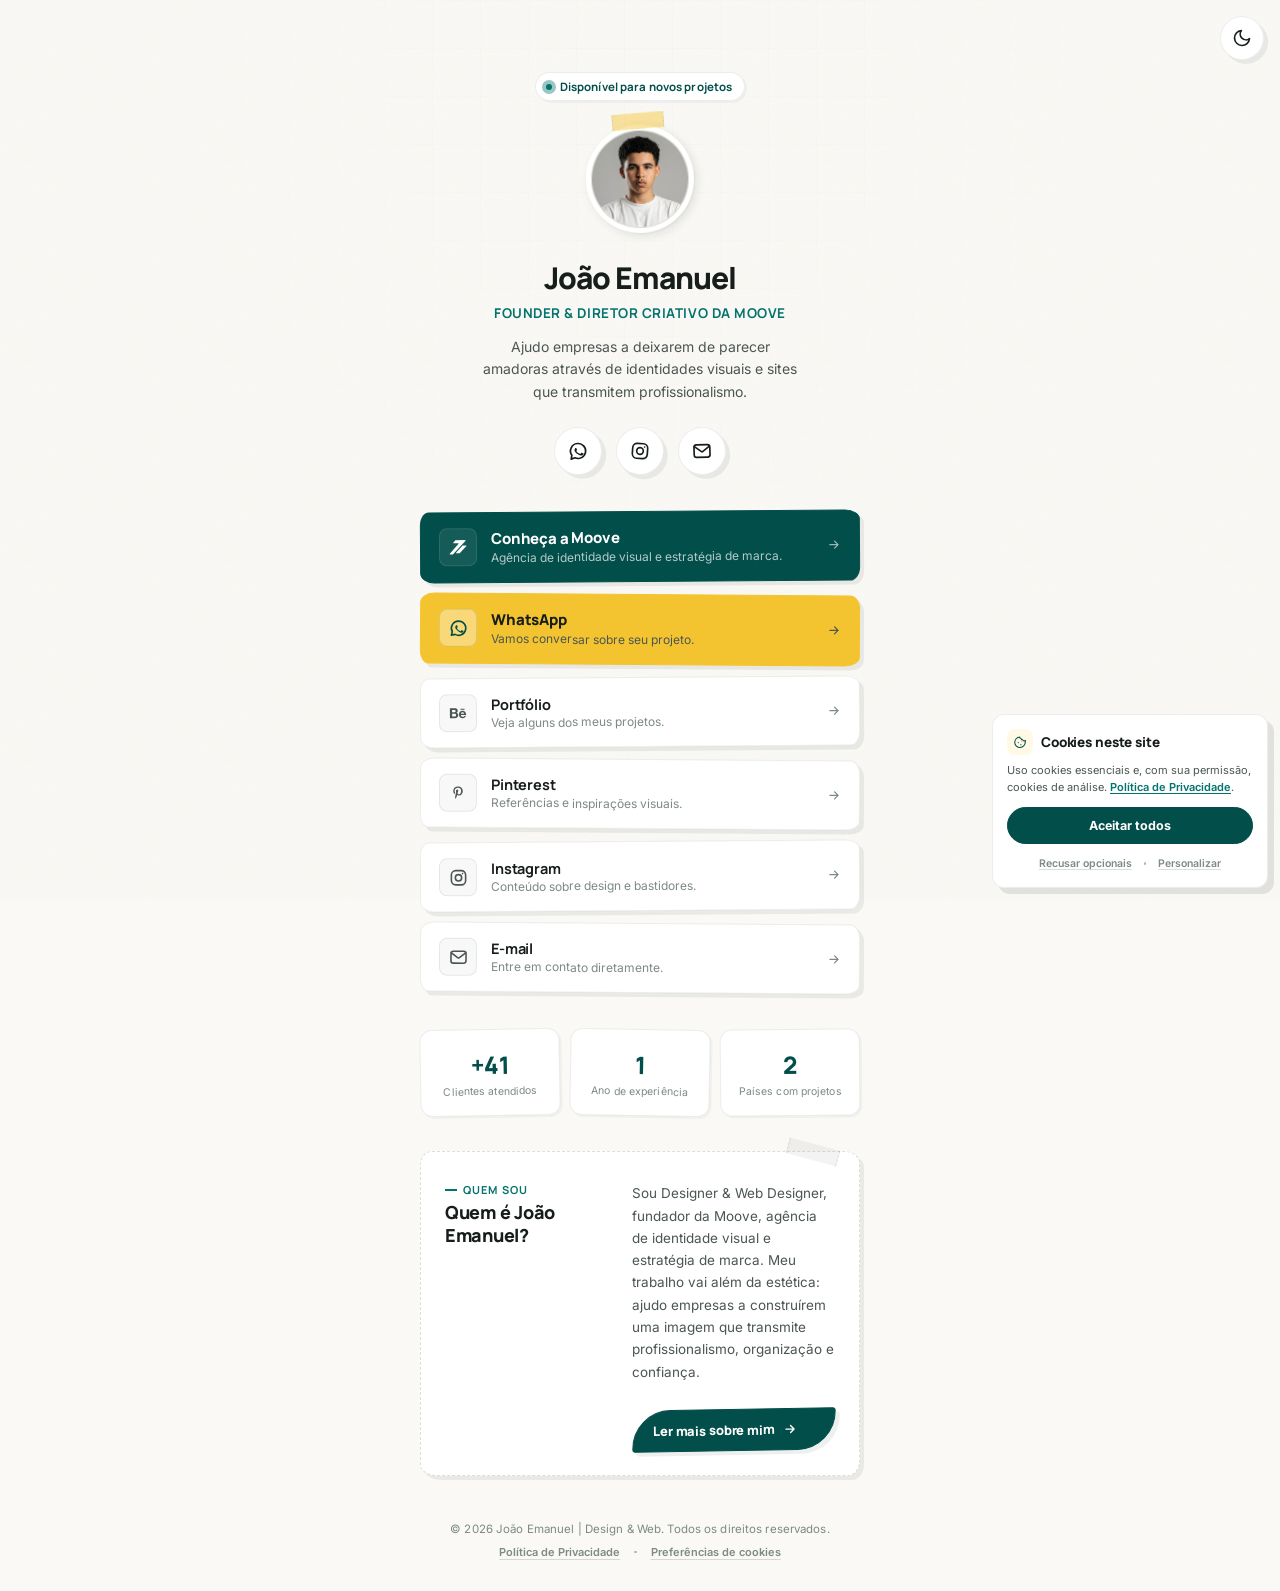
<file: index.html>
<!DOCTYPE html>
<html lang="pt-BR">
<head>
<meta charset="UTF-8">
<script>
(function(){
  try{
    var saved = localStorage.getItem('theme');
    var theme = saved || (window.matchMedia('(prefers-color-scheme: dark)').matches ? 'dark' : 'light');
    document.documentElement.setAttribute('data-theme', theme);
    document.documentElement.style.colorScheme = theme;
  }catch(e){}
})();
</script>
<meta name="viewport" content="width=device-width, initial-scale=1.0, viewport-fit=cover">
<title>João Emanuel, Designer & Web Designer</title>
<meta name="description" content="João Emanuel. Designer, Web Designer e fundador da Moove. Ajudo empresas a deixarem de parecer amadoras através de identidades visuais e sites que transmitem profissionalismo.">
<meta name="theme-color" content="#FAF9F5">

<link rel="icon" type="image/png" href="assets/img/simbolo-escuro.png" media="(prefers-color-scheme: light)">
<link rel="icon" type="image/png" href="assets/img/simbolo-claro.png" media="(prefers-color-scheme: dark)">

<meta property="og:title" content="João Emanuel, Designer & Web Designer">
<meta property="og:description" content="Fundador da Moove: identidades visuais e sites que transmitem profissionalismo.">
<meta property="og:type" content="website">

<link rel="preconnect" href="https://fonts.googleapis.com">
<link rel="preconnect" href="https://fonts.gstatic.com" crossorigin>
<link href="https://fonts.googleapis.com/css2?family=Manrope:wght@600;700;800&family=Inter:wght@400;500;600&display=swap" rel="stylesheet">

<link rel="stylesheet" href="assets/css/style.css">
</head>
<body>

<button type="button" class="theme-toggle" id="themeToggle" aria-label="Alternar entre tema claro e escuro" title="Alternar tema">
  <span class="icon-wrap">
    <svg class="icon-sun" viewBox="0 0 24 24" fill="none" stroke="currentColor" stroke-width="2" stroke-linecap="round" stroke-linejoin="round" aria-hidden="true"><circle cx="12" cy="12" r="4"/><path d="M12 2v2M12 20v2M4.93 4.93l1.41 1.41M17.66 17.66l1.41 1.41M2 12h2M20 12h2M4.93 19.07l1.41-1.41M17.66 6.34l1.41-1.41"/></svg>
    <svg class="icon-moon" viewBox="0 0 24 24" fill="none" stroke="currentColor" stroke-width="2" stroke-linecap="round" stroke-linejoin="round" aria-hidden="true"><path d="M21 12.79A9 9 0 1 1 11.21 3 7 7 0 0 0 21 12.79Z"/></svg>
  </span>
</button>

<div class="ambient" aria-hidden="true"></div>

<main class="page">

  <header class="hero">
    <span class="badge">
      <span class="badge-dot" aria-hidden="true"></span>
      Disponível para novos projetos
    </span>

    <div class="avatar-wrap" id="avatarWrap">
      <div class="avatar">
        <img id="avatarImg" src="assets/img/perfil.jpg" alt="Foto de João Emanuel">
      </div>
    </div>

    <h1>João Emanuel</h1>
    <p class="subtitle">Founder &amp; Diretor Criativo da Moove</p>
    <p class="description">Ajudo empresas a deixarem de parecer amadoras através de identidades visuais e sites que transmitem profissionalismo.</p>

    <div class="hero-cta">
      <a class="btn-mini" href="https://wa.me/5562991381761" target="_blank" rel="noopener" aria-label="WhatsApp">
        <svg viewBox="0 0 24 24" fill="none" stroke="currentColor" stroke-width="2" stroke-linecap="round" stroke-linejoin="round"><path d="M12 3a9 9 0 0 0-7.8 13.5L3 21l4.7-1.2A9 9 0 1 0 12 3Z"/><path d="M8.7 8.6c.2-.5.4-.5.6-.5h.5c.2 0 .4 0 .5.4.2.5.6 1.5.6 1.6.1.1.1.3 0 .4-.1.2-.1.3-.3.5-.1.2-.3.3-.4.5-.1.1-.3.3-.1.6.2.3.8 1.3 1.7 2.1 1.2 1 2.1 1.4 2.4 1.5.3.1.4.1.6-.1.2-.2.7-.8.9-1.1.2-.2.3-.2.5-.1.2.1 1.5.7 1.7.8.2.1.4.2.4.3 0 .2 0 .9-.3 1.3-.4.5-1.3 1-2 1-.7 0-1.7-.2-3.5-1.3-2.2-1.3-3.6-3.2-3.7-3.4-.1-.1-.9-1.2-.9-2.3 0-1.1.6-1.6.8-1.8Z" fill="currentColor" stroke="none"/></svg>
      </a>
      <a class="btn-mini" href="https://www.instagram.com/eujoaodsgn/" target="_blank" rel="noopener" aria-label="Instagram">
        <svg viewBox="0 0 24 24" fill="none" stroke="currentColor" stroke-width="2" stroke-linecap="round" stroke-linejoin="round"><rect x="3" y="3" width="18" height="18" rx="5.5"/><circle cx="12" cy="12" r="4"/><circle cx="17.2" cy="6.8" r="1" fill="currentColor" stroke="none"/></svg>
      </a>
      <a class="btn-mini" href="mailto:designergraficojoaoemanuel@gmail.com" aria-label="E-mail">
        <svg viewBox="0 0 24 24" fill="none" stroke="currentColor" stroke-width="2" stroke-linecap="round" stroke-linejoin="round"><rect x="2.5" y="4.5" width="19" height="15" rx="3"/><path d="m3 6.5 8.3 6.2a1.2 1.2 0 0 0 1.4 0L21 6.5"/></svg>
      </a>
    </div>
  </header>

  <nav class="links" id="links" aria-label="Links de contato e portfólio">

    <a class="link link--primary reveal" style="--d:0" href="moove.html">
      <span class="link-icon" aria-hidden="true">
        <svg viewBox="0 0 614 485" width="18" height="18" fill="currentColor"><path d="M32.8284 448.912C22.4396 460.32 17.2452 466.024 17.0225 470.879C16.8291 475.097 18.6247 479.16 21.8729 481.857C25.6128 484.961 33.3276 484.961 48.7572 484.961H122.61C126.055 484.961 127.777 484.961 129.389 484.557C130.817 484.199 132.178 483.609 133.415 482.81C134.812 481.909 135.988 480.652 138.342 478.137L551.793 36.2633C562.504 24.8164 567.859 19.0929 568.129 14.209C568.364 9.9683 566.584 5.86547 563.327 3.13948C559.576 0 551.738 0 536.062 0H229.961C226.351 0 224.547 0 222.868 0.440036C221.38 0.829984 219.97 1.4719 218.7 2.33794C217.265 3.31522 216.081 4.67638 213.711 7.3987L159.208 70.0105C149.336 81.3512 144.4 87.0215 144.255 91.8287C144.129 96.006 145.95 100.005 149.183 102.653C152.904 105.7 160.422 105.7 175.458 105.7H296.618C312.047 105.7 319.762 105.7 323.502 108.804C326.75 111.5 328.546 115.564 328.353 119.781C328.13 124.637 322.935 130.341 312.547 141.749L32.8284 448.912Z"/><path d="M254.114 410.274C243.328 421.73 237.936 427.458 237.655 432.348C237.41 436.594 239.187 440.706 242.445 443.438C246.199 446.586 254.066 446.586 269.8 446.586H354.154C357.537 446.586 359.229 446.586 360.815 446.195C362.222 445.848 363.563 445.277 364.788 444.503C366.169 443.63 367.341 442.411 369.686 439.972L578.938 222.289C589.978 210.805 595.498 205.063 595.816 200.151C596.092 195.887 594.329 191.746 591.063 188.99C587.301 185.815 579.337 185.815 563.407 185.815H474.743C471.313 185.815 469.598 185.815 467.992 186.216C466.568 186.572 465.212 187.158 463.978 187.951C462.585 188.845 461.409 190.094 459.058 192.591L254.114 410.274Z"/></svg>
      </span>
      <span class="link-body">
        <span class="link-label">Conheça a Moove</span>
        <span class="link-desc">Agência de identidade visual e estratégia de marca.</span>
      </span>
      <svg class="link-arrow" viewBox="0 0 24 24" width="15" height="15" fill="none" stroke="currentColor" stroke-width="2.2" stroke-linecap="round" stroke-linejoin="round" aria-hidden="true"><path d="M5 12h14M13 6l6 6-6 6"/></svg>
    </a>

    <a class="link link--whatsapp reveal" style="--d:70" href="https://wa.me/5562991381761" target="_blank" rel="noopener">
      <span class="link-icon" aria-hidden="true">
        <svg viewBox="0 0 24 24" width="19" height="19" fill="none" stroke="currentColor" stroke-width="2" stroke-linecap="round" stroke-linejoin="round"><path d="M12 3a9 9 0 0 0-7.8 13.5L3 21l4.7-1.2A9 9 0 1 0 12 3Z"/><path d="M8.7 8.6c.2-.5.4-.5.6-.5h.5c.2 0 .4 0 .5.4.2.5.6 1.5.6 1.6.1.1.1.3 0 .4-.1.2-.1.3-.3.5-.1.2-.3.3-.4.5-.1.1-.3.3-.1.6.2.3.8 1.3 1.7 2.1 1.2 1 2.1 1.4 2.4 1.5.3.1.4.1.6-.1.2-.2.7-.8.9-1.1.2-.2.3-.2.5-.1.2.1 1.5.7 1.7.8.2.1.4.2.4.3 0 .2 0 .9-.3 1.3-.4.5-1.3 1-2 1-.7 0-1.7-.2-3.5-1.3-2.2-1.3-3.6-3.2-3.7-3.4-.1-.1-.9-1.2-.9-2.3 0-1.1.6-1.6.8-1.8Z" fill="currentColor" stroke="none"/></svg>
      </span>
      <span class="link-body">
        <span class="link-label">WhatsApp</span>
        <span class="link-desc">Vamos conversar sobre seu projeto.</span>
      </span>
      <svg class="link-arrow" viewBox="0 0 24 24" width="15" height="15" fill="none" stroke="currentColor" stroke-width="2.2" stroke-linecap="round" stroke-linejoin="round" aria-hidden="true"><path d="M5 12h14M13 6l6 6-6 6"/></svg>
    </a>

    <a class="link reveal" style="--d:140" href="https://www.behance.net/joaoemanueldesigner" target="_blank" rel="noopener">
      <span class="link-icon" aria-hidden="true">
        <svg viewBox="0 0 640 640" width="18" height="18" fill="none" xmlns="http://www.w3.org/2000/svg"><path d="M264 301.2C295.8 286 312.4 263 312.4 227.2C312.4 156.6 259.8 139.4 199.1 139.4H32V493.8H203.8C268.2 493.8 328.7 462.9 328.7 390.9C328.7 346.4 307.6 313.5 264 301.2ZM109.9 199.9H183C211.1 199.9 236.4 207.8 236.4 240.4C236.4 270.5 216.7 282.6 188.9 282.6H109.9V199.9ZM193.2 433.6H109.9V336H194.8C229.1 336 250.8 350.3 250.8 386.6C250.8 422.4 224.9 433.6 193.2 433.6ZM551.7 192.9H408V158H551.7V192.9ZM608 369.2C608 293.3 563.6 230 483.1 230C404.9 230 351.8 288.8 351.8 365.8C351.8 445.7 402.1 500.5 483.1 500.5C544.4 500.5 584.1 472.9 603.2 414.2H541C534.3 436.1 506.7 447.7 485.3 447.7C444 447.7 422.3 423.5 422.3 382.4H607.4C607.7 378.2 608 373.7 608 369.2ZM422.4 338C424.7 304.3 447.1 283.2 480.9 283.2C516.3 283.2 534.1 304 537.1 338H422.4Z" fill="currentColor"/></svg>
      </span>
      <span class="link-body">
        <span class="link-label">Portfólio</span>
        <span class="link-desc">Veja alguns dos meus projetos.</span>
      </span>
      <svg class="link-arrow" viewBox="0 0 24 24" width="15" height="15" fill="none" stroke="currentColor" stroke-width="2.2" stroke-linecap="round" stroke-linejoin="round" aria-hidden="true"><path d="M5 12h14M13 6l6 6-6 6"/></svg>
    </a>

    <a class="link reveal" style="--d:180" href="https://pin.it/5jsm13Dkl" target="_blank" rel="noopener">
      <span class="link-icon" aria-hidden="true">
        <svg xmlns="http://www.w3.org/2000/svg" viewBox="0 0 32 32" width="18" height="18" fill="currentColor"><path d="M16.292 5C10.536 5 7.48 8.866 7.48 13.077c0 1.955 1.039 4.392 2.707 5.168.253.118.387.064.443-.18.047-.185.273-1.089.373-1.511a.402.402 0 0 0-.095-.386c-.55-.667-.988-1.896-.988-3.041 0-2.942 2.228-5.787 6.021-5.787 3.28 0 5.571 2.23 5.571 5.426 0 3.61-1.82 6.108-4.191 6.108-1.309 0-2.291-1.081-1.978-2.413.378-1.584 1.106-3.298 1.106-4.438 0-1.026-.552-1.883-1.685-1.883-1.341 0-2.415 1.385-2.415 3.241 0 1.182.4 1.978.4 1.978s-1.323 5.593-1.563 6.634c-.413 1.765.051 4.625.094 4.876.021.134.172.18.252.066.129-.175 1.725-2.565 2.174-4.292l.828-3.171c.439.829 1.707 1.531 3.061 1.531 4.021 0 6.923-3.703 6.923-8.299C24.52 8.301 20.92 5 16.292 5z"/></svg>
      </span>
      <span class="link-body">
        <span class="link-label">Pinterest</span>
        <span class="link-desc">Referências e inspirações visuais.</span>
      </span>
      <svg class="link-arrow" viewBox="0 0 24 24" width="15" height="15" fill="none" stroke="currentColor" stroke-width="2.2" stroke-linecap="round" stroke-linejoin="round" aria-hidden="true"><path d="M5 12h14M13 6l6 6-6 6"/></svg>
    </a>

    <a class="link reveal" style="--d:210" href="https://www.instagram.com/eujoaodsgn/" target="_blank" rel="noopener">
      <span class="link-icon" aria-hidden="true">
        <svg viewBox="0 0 24 24" width="19" height="19" fill="none" stroke="currentColor" stroke-width="2" stroke-linecap="round" stroke-linejoin="round"><rect x="3" y="3" width="18" height="18" rx="5.5"/><circle cx="12" cy="12" r="4"/><circle cx="17.2" cy="6.8" r="1" fill="currentColor" stroke="none"/></svg>
      </span>
      <span class="link-body">
        <span class="link-label">Instagram</span>
        <span class="link-desc">Conteúdo sobre design e bastidores.</span>
      </span>
      <svg class="link-arrow" viewBox="0 0 24 24" width="15" height="15" fill="none" stroke="currentColor" stroke-width="2.2" stroke-linecap="round" stroke-linejoin="round" aria-hidden="true"><path d="M5 12h14M13 6l6 6-6 6"/></svg>
    </a>

    <a class="link reveal" style="--d:280" href="mailto:designergraficojoaoemanuel@gmail.com">
      <span class="link-icon" aria-hidden="true">
        <svg viewBox="0 0 24 24" width="19" height="19" fill="none" stroke="currentColor" stroke-width="2" stroke-linecap="round" stroke-linejoin="round"><rect x="2.5" y="4.5" width="19" height="15" rx="3"/><path d="m3 6.5 8.3 6.2a1.2 1.2 0 0 0 1.4 0L21 6.5"/></svg>
      </span>
      <span class="link-body">
        <span class="link-label">E-mail</span>
        <span class="link-desc">Entre em contato diretamente.</span>
      </span>
      <svg class="link-arrow" viewBox="0 0 24 24" width="15" height="15" fill="none" stroke="currentColor" stroke-width="2.2" stroke-linecap="round" stroke-linejoin="round" aria-hidden="true"><path d="M5 12h14M13 6l6 6-6 6"/></svg>
    </a>

  </nav>

  <section class="stats" aria-label="Números e resultados">
    <div class="stat-card reveal" style="--d:0">
      <span class="stat-num" data-target="50" data-prefix="+">0</span>
      <span class="stat-label">Clientes atendidos</span>
    </div>
    <div class="stat-card reveal" style="--d:90">
      <span class="stat-num" data-target="+1">0</span>
      <span class="stat-label">Ano de experiência</span>
    </div>
    <div class="stat-card reveal" style="--d:180">
      <span class="stat-num" data-target="3">0</span>
      <span class="stat-label">Países com projetos</span>
    </div>
  </section>

  <section class="about reveal" id="quem-sou" aria-labelledby="about-title">
    <div class="about-head">
      <span class="eyebrow">Quem sou</span>
      <h2 class="about-title" id="about-title">Quem é João Emanuel?</h2>
    </div>
    <p class="about-text">Sou Designer &amp; Web Designer, fundador da Moove, agência de identidade visual e estratégia de marca. Meu trabalho vai além da estética: ajudo empresas a construírem uma imagem que transmite profissionalismo, organização e confiança.</p>
    <a class="about-more" href="quem-sou.html">
      <span>Ler mais sobre mim</span>
      <svg viewBox="0 0 24 24" fill="none" stroke="currentColor" stroke-width="2.4" stroke-linecap="round" stroke-linejoin="round" aria-hidden="true"><path d="M5 12h14M13 6l6 6-6 6"/></svg>
    </a>
  </section>

</main>


<div class="cookie-consent" id="cookieConsentBanner" role="dialog" aria-live="polite" aria-label="Consentimento de cookies">
  <div class="cookie-consent__head">
    <div class="cookie-consent__icon" aria-hidden="true">
      <svg viewBox="0 0 24 24" fill="none" stroke="currentColor" stroke-width="1.8" stroke-linecap="round" stroke-linejoin="round"><path d="M21 12.5a9 9 0 1 1-9.5-9c0 1.5 1 2.5 2.2 2.5.4 1.4 1.6 2.3 3 2.1.2 1.2 1.2 2.1 2.4 2.1.9 0 1.6-.4 2-1 .2.7.3 1.5-.1 3.3Z"/><circle cx="9" cy="13" r="1" fill="currentColor" stroke="none"/><circle cx="13.5" cy="16.5" r="1" fill="currentColor" stroke="none"/><circle cx="15" cy="10.5" r=".8" fill="currentColor" stroke="none"/></svg>
    </div>
    <h2>Cookies neste site</h2>
  </div>
  <p>Uso cookies essenciais e, com sua permissão, cookies de análise. <a href="politica-de-privacidade.html">Política de Privacidade</a>.</p>
  <button type="button" class="cbtn cbtn--solid cbtn--block" id="cookieAcceptAll">Aceitar todos</button>
  <div class="cookie-consent__links">
    <button type="button" class="cookie-textlink" id="cookieRejectOptional">Recusar opcionais</button>
    <span class="footer-dot" aria-hidden="true"></span>
    <button type="button" class="cookie-textlink" id="cookieCustomize">Personalizar</button>
  </div>
</div>

<div class="cookie-modal-overlay" id="cookiePreferencesOverlay" aria-hidden="true">
  <div class="cookie-modal" id="cookiePreferencesModal" role="dialog" aria-modal="true" aria-labelledby="cookieModalTitle">
    <div class="cookie-modal-head">
      <h2 id="cookieModalTitle">Preferências de cookies</h2>
      <button type="button" class="cookie-modal-close" id="cookieModalClose" aria-label="Fechar">
        <svg viewBox="0 0 24 24" fill="none" stroke="currentColor" stroke-width="2.2" stroke-linecap="round" stroke-linejoin="round" aria-hidden="true"><path d="M18 6 6 18M6 6l12 12"/></svg>
      </button>
    </div>
    <p class="cookie-modal-intro">Escolha quais categorias de cookies você permite. Os necessários mantêm o site funcionando e não podem ser desativados. Mais detalhes na <a href="politica-de-privacidade.html">Política de Privacidade</a>.</p>

    <div class="cookie-cat">
      <div class="cookie-cat-head">
        <div class="cookie-cat-title-wrap">
          <span class="cookie-cat-title">Cookies necessários</span>
          <span class="cookie-cat-tag">Sempre ativos</span>
        </div>
        <div class="cookie-switch">
          <input type="checkbox" checked disabled aria-label="Cookies necessários, sempre ativos">
          <span class="cookie-switch-track"><span class="cookie-switch-thumb"></span></span>
        </div>
      </div>
      <p class="cookie-cat-desc">Indispensáveis para o site carregar corretamente e para lembrar a escolha que você fizer aqui. Não são usados para rastreamento e não podem ser desativados.</p>
    </div>

    <div class="cookie-cat">
      <div class="cookie-cat-head">
        <div class="cookie-cat-title-wrap">
          <span class="cookie-cat-title">Cookies de preferências</span>
        </div>
        <div class="cookie-switch">
          <input type="checkbox" id="cookieTogglePreferences" aria-label="Permitir cookies de preferências">
          <span class="cookie-switch-track"><span class="cookie-switch-thumb"></span></span>
        </div>
      </div>
      <p class="cookie-cat-desc">Lembram escolhas que você faz no site, como o tema claro ou escuro selecionado, para não precisar configurar de novo a cada visita.</p>
    </div>

    <div class="cookie-cat">
      <div class="cookie-cat-head">
        <div class="cookie-cat-title-wrap">
          <span class="cookie-cat-title">Cookies de análise e desempenho</span>
        </div>
        <div class="cookie-switch">
          <input type="checkbox" id="cookieToggleAnalytics" aria-label="Permitir cookies de análise e desempenho">
          <span class="cookie-switch-track"><span class="cookie-switch-thumb"></span></span>
        </div>
      </div>
      <p class="cookie-cat-desc">Usamos o Google Analytics para entender quantas pessoas visitam o site e quais links são mais acessados, com o IP anonimizado. Isso nos ajuda a melhorar a experiência.</p>
    </div>

    <div class="cookie-cat">
      <div class="cookie-cat-head">
        <div class="cookie-cat-title-wrap">
          <span class="cookie-cat-title">Cookies de marketing</span>
        </div>
        <div class="cookie-switch">
          <input type="checkbox" id="cookieToggleMarketing" aria-label="Permitir cookies de marketing">
          <span class="cookie-switch-track"><span class="cookie-switch-thumb"></span></span>
        </div>
      </div>
      <p class="cookie-cat-desc">Reservados para ferramentas de anúncios, como o Meta Pixel, que hoje não estão ativas neste site. Se forem ativadas futuramente, ajudarão a medir o desempenho de campanhas.</p>
    </div>

    <div class="cookie-modal-actions">
      <button type="button" class="cbtn cbtn--solid" id="cookieModalSave">Salvar preferências</button>
      <button type="button" class="cbtn cbtn--ghost cbtn--block" id="cookieModalRejectAll">Recusar todos os opcionais</button>
    </div>
  </div>
</div>

<footer>
  <span class="footer-copy">© 2026 João Emanuel | Design &amp; Web. Todos os direitos reservados.</span>
  <div class="footer-links">
    <a href="politica-de-privacidade.html">Política de Privacidade</a>
    <span class="footer-dot" aria-hidden="true"></span>
    <button type="button" id="footerCookiePrefs">Preferências de cookies</button>
  </div>
</footer>

<script src="assets/js/tracking-config.js"></script>
<script src="assets/js/consent.js"></script>
<script src="assets/js/script.js"></script>

</body>
</html>
</file>
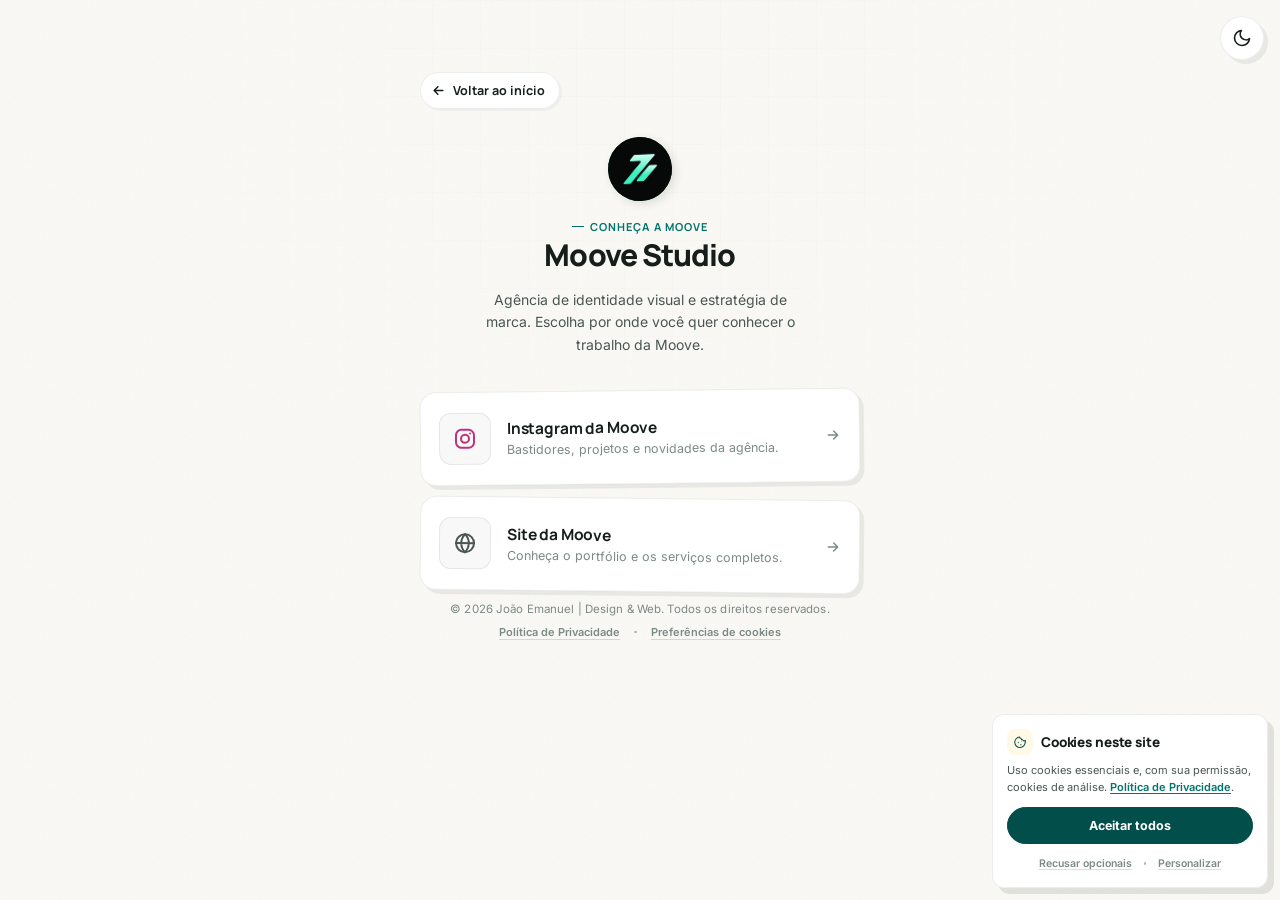
<file: moove.html>
<!DOCTYPE html>
<html lang="pt-BR">
<head>
<meta charset="UTF-8">
<script>
(function(){
  try{
    var saved = localStorage.getItem('theme');
    var theme = saved || (window.matchMedia('(prefers-color-scheme: dark)').matches ? 'dark' : 'light');
    document.documentElement.setAttribute('data-theme', theme);
    document.documentElement.style.colorScheme = theme;
  }catch(e){}
})();
</script>
<meta name="viewport" content="width=device-width, initial-scale=1.0, viewport-fit=cover">
<title>Conheça a Moove, João Emanuel</title>
<meta name="description" content="Conheça a Moove, agência de identidade visual e estratégia de marca. Acesse o Instagram ou o site oficial da agência.">
<meta name="theme-color" content="#FAF9F5">

<link rel="icon" type="image/png" href="assets/img/simbolo-escuro.png" media="(prefers-color-scheme: light)">
<link rel="icon" type="image/png" href="assets/img/simbolo-claro.png" media="(prefers-color-scheme: dark)">

<meta property="og:title" content="Conheça a Moove">
<meta property="og:description" content="Agência de identidade visual e estratégia de marca.">
<meta property="og:type" content="website">

<link rel="preconnect" href="https://fonts.googleapis.com">
<link rel="preconnect" href="https://fonts.gstatic.com" crossorigin>
<link href="https://fonts.googleapis.com/css2?family=Manrope:wght@600;700;800&family=Inter:wght@400;500;600&display=swap" rel="stylesheet">

<link rel="stylesheet" href="assets/css/style.css?v=2">
</head>
<body>

<button type="button" class="theme-toggle" id="themeToggle" aria-label="Alternar entre tema claro e escuro" title="Alternar tema">
  <span class="icon-wrap">
    <svg class="icon-sun" viewBox="0 0 24 24" fill="none" stroke="currentColor" stroke-width="2" stroke-linecap="round" stroke-linejoin="round" aria-hidden="true"><circle cx="12" cy="12" r="4"/><path d="M12 2v2M12 20v2M4.93 4.93l1.41 1.41M17.66 17.66l1.41 1.41M2 12h2M20 12h2M4.93 19.07l1.41-1.41M17.66 6.34l1.41-1.41"/></svg>
    <svg class="icon-moon" viewBox="0 0 24 24" fill="none" stroke="currentColor" stroke-width="2" stroke-linecap="round" stroke-linejoin="round" aria-hidden="true"><path d="M21 12.79A9 9 0 1 1 11.21 3 7 7 0 0 0 21 12.79Z"/></svg>
  </span>
</button>

<div class="ambient" aria-hidden="true"></div>

<main class="page">

  <div class="subpage-nav reveal" style="--d:0">
    <a class="btn-back" href="index.html">
      <svg viewBox="0 0 24 24" fill="none" stroke="currentColor" stroke-width="2.4" stroke-linecap="round" stroke-linejoin="round" aria-hidden="true"><path d="M19 12H5M11 6l-6 6 6 6"/></svg>
      Voltar ao início
    </a>
  </div>

  <header class="moove-hero reveal" style="--d:20">
    <div class="moove-logo moove-logo--photo" style="width:64px;height:64px;border-radius:50%;overflow:hidden;flex-shrink:0;">
      <img src="assets/img/moove-logo.jpg" alt="Logotipo da Moove Studio" style="width:100%;height:100%;object-fit:cover;display:block;">
    </div>
    <span class="eyebrow">Conheça a Moove</span>
    <h1>Moove Studio</h1>
    <p class="description">Agência de identidade visual e estratégia de marca. Escolha por onde você quer conhecer o trabalho da Moove.</p>
  </header>

  <section class="option-grid" aria-label="Opções para conhecer a Moove">

    <a class="option-card option-card--instagram reveal" style="--d:40" href="https://www.instagram.com/mooveagc?utm_source=ig_web_button_share_sheet&igsh=ZDNlZDc0MzIxNw==" target="_blank" rel="noopener">
      <span class="option-icon" aria-hidden="true">
        <svg viewBox="0 0 24 24" width="24" height="24" fill="none" stroke="currentColor" stroke-width="2" stroke-linecap="round" stroke-linejoin="round"><rect x="3" y="3" width="18" height="18" rx="5.5"/><circle cx="12" cy="12" r="4"/><circle cx="17.2" cy="6.8" r="1" fill="currentColor" stroke="none"/></svg>
      </span>
      <span class="link-body">
        <span class="link-label">Instagram da Moove</span>
        <span class="link-desc">Bastidores, projetos e novidades da agência.</span>
      </span>
      <svg class="link-arrow" viewBox="0 0 24 24" width="15" height="15" fill="none" stroke="currentColor" stroke-width="2.2" stroke-linecap="round" stroke-linejoin="round" aria-hidden="true"><path d="M5 12h14M13 6l6 6-6 6"/></svg>
    </a>

    <a class="option-card reveal" style="--d:90" href="https://mooveagnc.vercel.app" target="_blank" rel="noopener">
      <span class="option-icon" aria-hidden="true">
        <svg viewBox="0 0 24 24" width="24" height="24" fill="none" stroke="currentColor" stroke-width="2" stroke-linecap="round" stroke-linejoin="round"><circle cx="12" cy="12" r="9"/><path d="M3 12h18M12 3c2.5 2.7 3.8 6 3.8 9s-1.3 6.3-3.8 9c-2.5-2.7-3.8-6-3.8-9s1.3-6.3 3.8-9Z"/></svg>
      </span>
      <span class="link-body">
        <span class="link-label">Site da Moove</span>
        <span class="link-desc">Conheça o portfólio e os serviços completos.</span>
      </span>
      <svg class="link-arrow" viewBox="0 0 24 24" width="15" height="15" fill="none" stroke="currentColor" stroke-width="2.2" stroke-linecap="round" stroke-linejoin="round" aria-hidden="true"><path d="M5 12h14M13 6l6 6-6 6"/></svg>
    </a>

  </section>

</main>


<div class="cookie-consent" id="cookieConsentBanner" role="dialog" aria-live="polite" aria-label="Consentimento de cookies">
  <div class="cookie-consent__head">
    <div class="cookie-consent__icon" aria-hidden="true">
      <svg viewBox="0 0 24 24" fill="none" stroke="currentColor" stroke-width="1.8" stroke-linecap="round" stroke-linejoin="round"><path d="M21 12.5a9 9 0 1 1-9.5-9c0 1.5 1 2.5 2.2 2.5.4 1.4 1.6 2.3 3 2.1.2 1.2 1.2 2.1 2.4 2.1.9 0 1.6-.4 2-1 .2.7.3 1.5-.1 3.3Z"/><circle cx="9" cy="13" r="1" fill="currentColor" stroke="none"/><circle cx="13.5" cy="16.5" r="1" fill="currentColor" stroke="none"/><circle cx="15" cy="10.5" r=".8" fill="currentColor" stroke="none"/></svg>
    </div>
    <h2>Cookies neste site</h2>
  </div>
  <p>Uso cookies essenciais e, com sua permissão, cookies de análise. <a href="politica-de-privacidade.html">Política de Privacidade</a>.</p>
  <button type="button" class="cbtn cbtn--solid cbtn--block" id="cookieAcceptAll">Aceitar todos</button>
  <div class="cookie-consent__links">
    <button type="button" class="cookie-textlink" id="cookieRejectOptional">Recusar opcionais</button>
    <span class="footer-dot" aria-hidden="true"></span>
    <button type="button" class="cookie-textlink" id="cookieCustomize">Personalizar</button>
  </div>
</div>

<div class="cookie-modal-overlay" id="cookiePreferencesOverlay" aria-hidden="true">
  <div class="cookie-modal" id="cookiePreferencesModal" role="dialog" aria-modal="true" aria-labelledby="cookieModalTitle">
    <div class="cookie-modal-head">
      <h2 id="cookieModalTitle">Preferências de cookies</h2>
      <button type="button" class="cookie-modal-close" id="cookieModalClose" aria-label="Fechar">
        <svg viewBox="0 0 24 24" fill="none" stroke="currentColor" stroke-width="2.2" stroke-linecap="round" stroke-linejoin="round" aria-hidden="true"><path d="M18 6 6 18M6 6l12 12"/></svg>
      </button>
    </div>
    <p class="cookie-modal-intro">Escolha quais categorias de cookies você permite. Os necessários mantêm o site funcionando e não podem ser desativados. Mais detalhes na <a href="politica-de-privacidade.html">Política de Privacidade</a>.</p>

    <div class="cookie-cat">
      <div class="cookie-cat-head">
        <div class="cookie-cat-title-wrap">
          <span class="cookie-cat-title">Cookies necessários</span>
          <span class="cookie-cat-tag">Sempre ativos</span>
        </div>
        <div class="cookie-switch">
          <input type="checkbox" checked disabled aria-label="Cookies necessários, sempre ativos">
          <span class="cookie-switch-track"><span class="cookie-switch-thumb"></span></span>
        </div>
      </div>
      <p class="cookie-cat-desc">Indispensáveis para o site carregar corretamente e para lembrar a escolha que você fizer aqui. Não são usados para rastreamento e não podem ser desativados.</p>
    </div>

    <div class="cookie-cat">
      <div class="cookie-cat-head">
        <div class="cookie-cat-title-wrap">
          <span class="cookie-cat-title">Cookies de preferências</span>
        </div>
        <div class="cookie-switch">
          <input type="checkbox" id="cookieTogglePreferences" aria-label="Permitir cookies de preferências">
          <span class="cookie-switch-track"><span class="cookie-switch-thumb"></span></span>
        </div>
      </div>
      <p class="cookie-cat-desc">Lembram escolhas que você faz no site, como o tema claro ou escuro selecionado, para não precisar configurar de novo a cada visita.</p>
    </div>

    <div class="cookie-cat">
      <div class="cookie-cat-head">
        <div class="cookie-cat-title-wrap">
          <span class="cookie-cat-title">Cookies de análise e desempenho</span>
        </div>
        <div class="cookie-switch">
          <input type="checkbox" id="cookieToggleAnalytics" aria-label="Permitir cookies de análise e desempenho">
          <span class="cookie-switch-track"><span class="cookie-switch-thumb"></span></span>
        </div>
      </div>
      <p class="cookie-cat-desc">Usamos o Google Analytics para entender quantas pessoas visitam o site e quais links são mais acessados, com o IP anonimizado. Isso nos ajuda a melhorar a experiência.</p>
    </div>

    <div class="cookie-cat">
      <div class="cookie-cat-head">
        <div class="cookie-cat-title-wrap">
          <span class="cookie-cat-title">Cookies de marketing</span>
        </div>
        <div class="cookie-switch">
          <input type="checkbox" id="cookieToggleMarketing" aria-label="Permitir cookies de marketing">
          <span class="cookie-switch-track"><span class="cookie-switch-thumb"></span></span>
        </div>
      </div>
      <p class="cookie-cat-desc">Reservados para ferramentas de anúncios, como o Meta Pixel, que hoje não estão ativas neste site. Se forem ativadas futuramente, ajudarão a medir o desempenho de campanhas.</p>
    </div>

    <div class="cookie-modal-actions">
      <button type="button" class="cbtn cbtn--solid" id="cookieModalSave">Salvar preferências</button>
      <button type="button" class="cbtn cbtn--ghost cbtn--block" id="cookieModalRejectAll">Recusar todos os opcionais</button>
    </div>
  </div>
</div>

<footer>
  <span class="footer-copy">© 2026 João Emanuel | Design &amp; Web. Todos os direitos reservados.</span>
  <div class="footer-links">
    <a href="politica-de-privacidade.html">Política de Privacidade</a>
    <span class="footer-dot" aria-hidden="true"></span>
    <button type="button" id="footerCookiePrefs">Preferências de cookies</button>
  </div>
</footer>

<script src="assets/js/tracking-config.js"></script>
<script src="assets/js/consent.js"></script>
<script src="assets/js/script.js"></script>

</body>
</html>
</file>
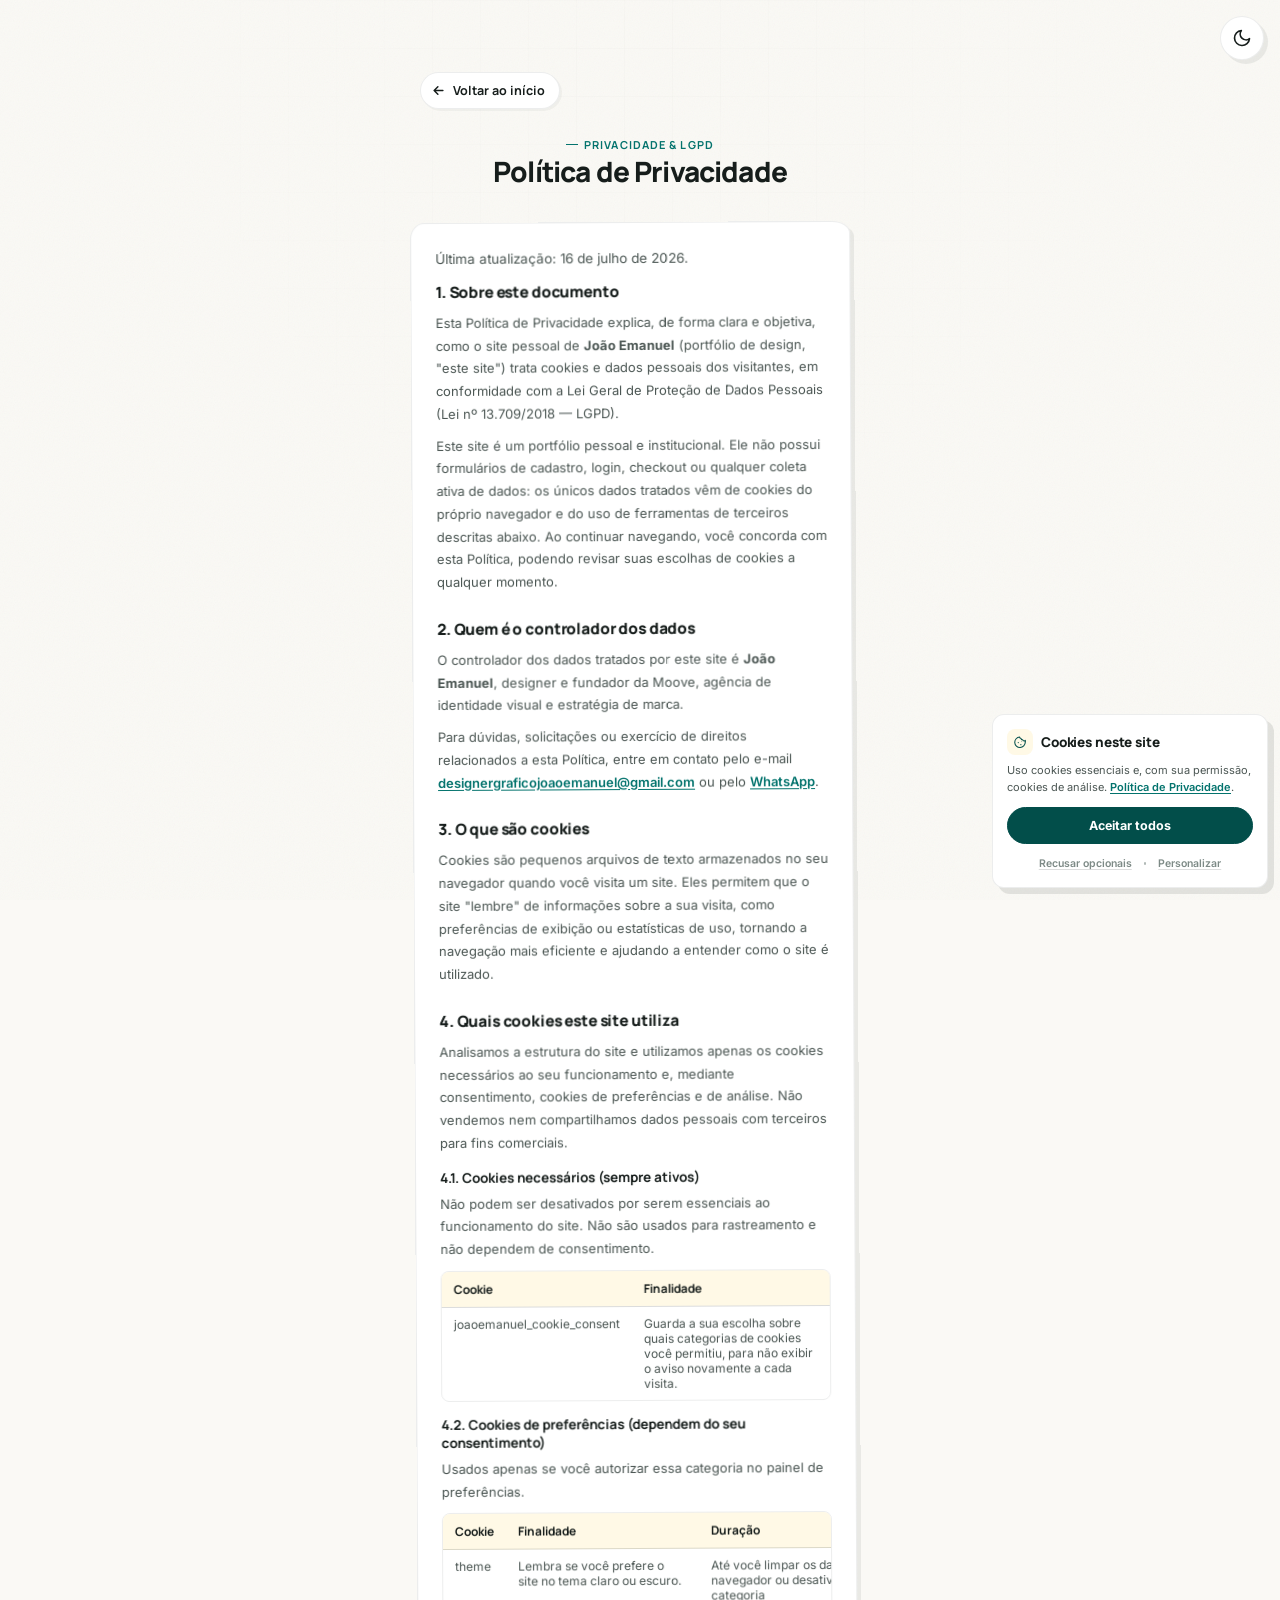
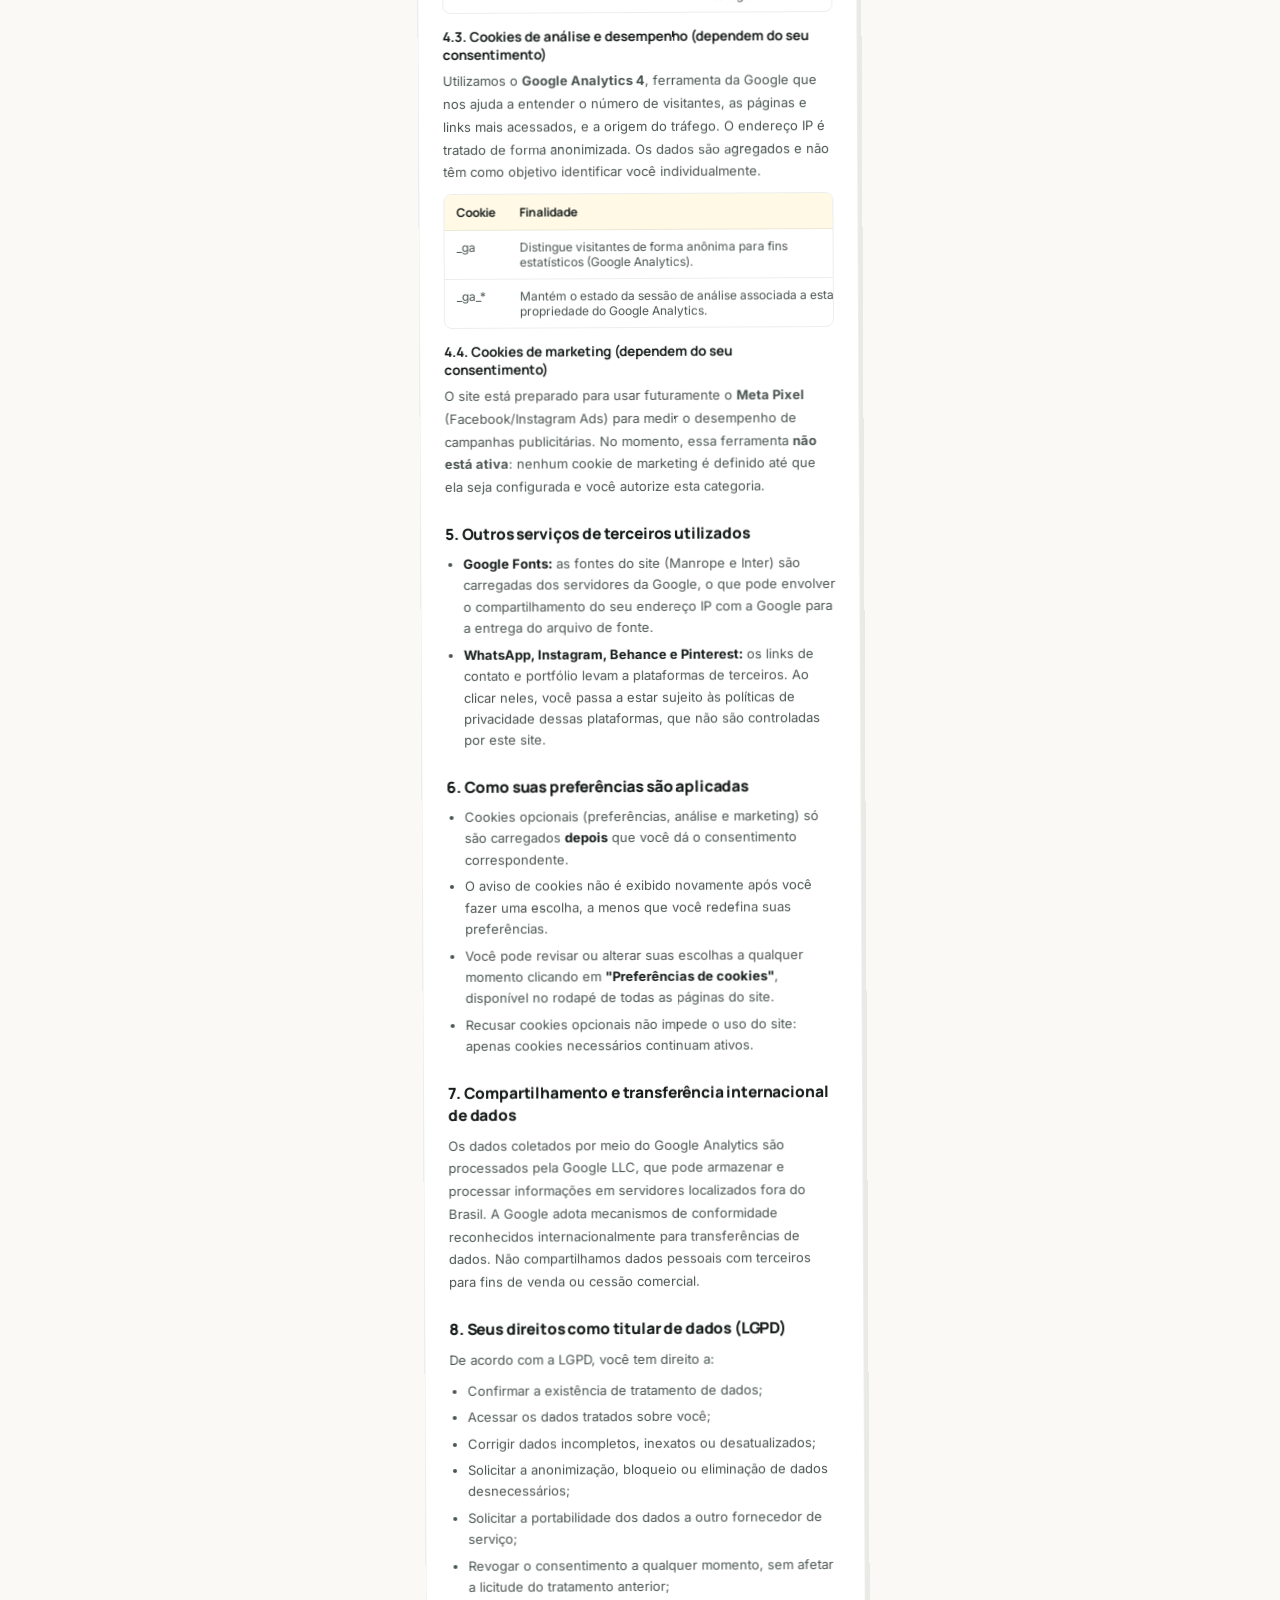
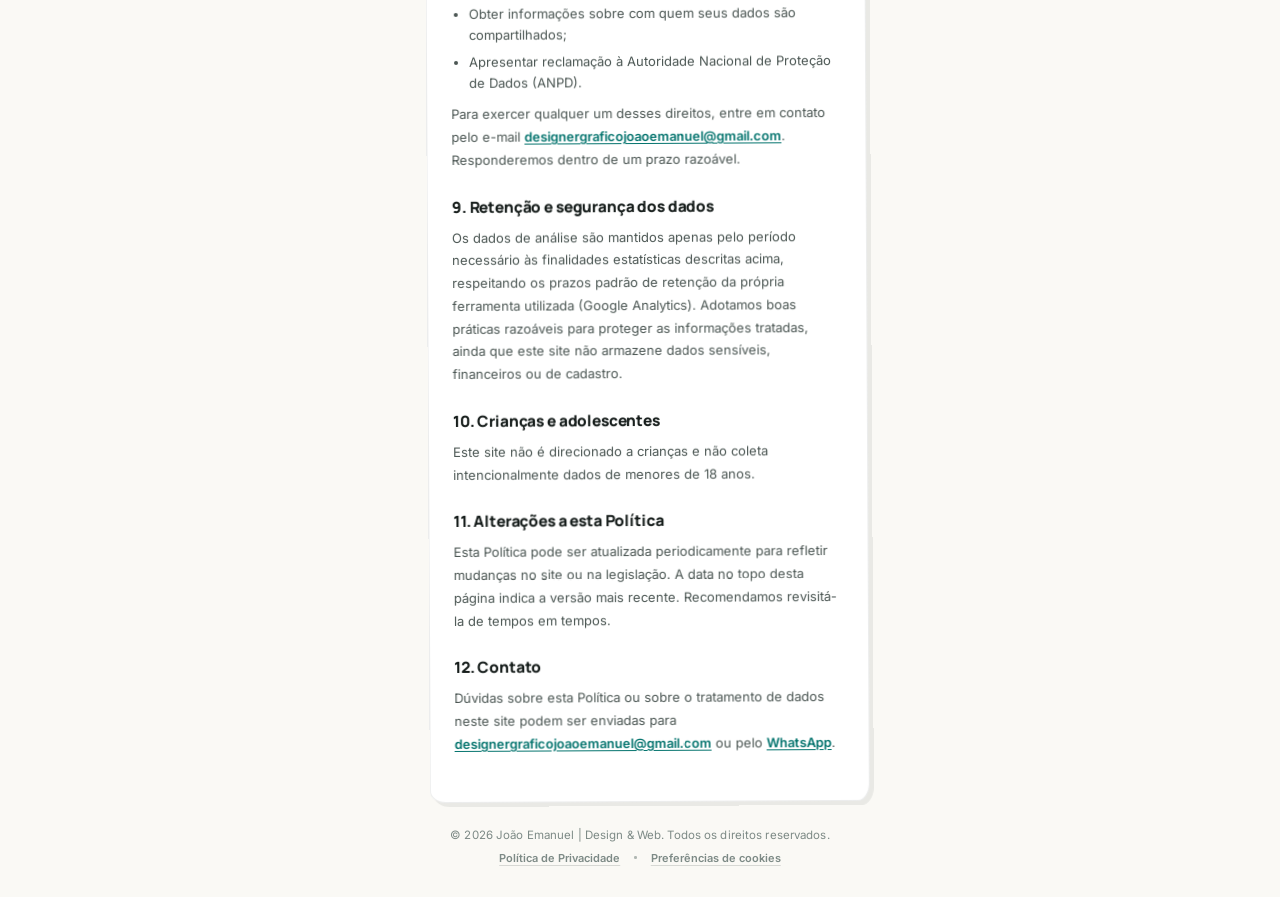
<file: politica-de-privacidade.html>
<!DOCTYPE html>
<html lang="pt-BR">
<head>
<meta charset="UTF-8">
<script>
(function(){
  try{
    var saved = localStorage.getItem('theme');
    var theme = saved || (window.matchMedia('(prefers-color-scheme: dark)').matches ? 'dark' : 'light');
    document.documentElement.setAttribute('data-theme', theme);
    document.documentElement.style.colorScheme = theme;
  }catch(e){}
})();
</script>
<meta name="viewport" content="width=device-width, initial-scale=1.0, viewport-fit=cover">
<title>Política de Privacidade, João Emanuel</title>
<meta name="description" content="Política de Privacidade do site de João Emanuel: quais cookies e dados são usados, por quê, e como você pode gerenciar suas preferências, em conformidade com a LGPD.">
<meta name="theme-color" content="#FAF9F5">
<meta name="robots" content="noindex">

<link rel="icon" type="image/png" href="assets/img/simbolo-escuro.png" media="(prefers-color-scheme: light)">
<link rel="icon" type="image/png" href="assets/img/simbolo-claro.png" media="(prefers-color-scheme: dark)">

<meta property="og:title" content="Política de Privacidade, João Emanuel">
<meta property="og:description" content="Como o site de João Emanuel trata cookies e dados pessoais, em conformidade com a LGPD.">
<meta property="og:type" content="website">

<link rel="preconnect" href="https://fonts.googleapis.com">
<link rel="preconnect" href="https://fonts.gstatic.com" crossorigin>
<link href="https://fonts.googleapis.com/css2?family=Manrope:wght@600;700;800&family=Inter:wght@400;500;600&display=swap" rel="stylesheet">

<link rel="stylesheet" href="assets/css/style.css">
</head>
<body>

<button type="button" class="theme-toggle" id="themeToggle" aria-label="Alternar entre tema claro e escuro" title="Alternar tema">
  <span class="icon-wrap">
    <svg class="icon-sun" viewBox="0 0 24 24" fill="none" stroke="currentColor" stroke-width="2" stroke-linecap="round" stroke-linejoin="round" aria-hidden="true"><circle cx="12" cy="12" r="4"/><path d="M12 2v2M12 20v2M4.93 4.93l1.41 1.41M17.66 17.66l1.41 1.41M2 12h2M20 12h2M4.93 19.07l1.41-1.41M17.66 6.34l1.41-1.41"/></svg>
    <svg class="icon-moon" viewBox="0 0 24 24" fill="none" stroke="currentColor" stroke-width="2" stroke-linecap="round" stroke-linejoin="round" aria-hidden="true"><path d="M21 12.79A9 9 0 1 1 11.21 3 7 7 0 0 0 21 12.79Z"/></svg>
  </span>
</button>

<div class="ambient" aria-hidden="true"></div>

<main class="page">

  <div class="subpage-nav reveal" style="--d:0">
    <a class="btn-back" href="index.html">
      <svg viewBox="0 0 24 24" fill="none" stroke="currentColor" stroke-width="2.4" stroke-linecap="round" stroke-linejoin="round" aria-hidden="true"><path d="M19 12H5M11 6l-6 6 6 6"/></svg>
      Voltar ao início
    </a>
  </div>

  <header class="story-hero reveal" style="--d:20">
    <span class="eyebrow">Privacidade &amp; LGPD</span>
    <h1>Política de Privacidade</h1>
  </header>

  <section class="story-block reveal policy-content" style="--d:40">
    <p class="policy-updated">Última atualização: 16 de julho de 2026.</p>

    <div class="policy-section">
      <h2>1. Sobre este documento</h2>
      <p>Esta Política de Privacidade explica, de forma clara e objetiva, como o site pessoal de <strong>João Emanuel</strong> (portfólio de design, "este site") trata cookies e dados pessoais dos visitantes, em conformidade com a Lei Geral de Proteção de Dados Pessoais (Lei nº 13.709/2018 — LGPD).</p>
      <p>Este site é um portfólio pessoal e institucional. Ele não possui formulários de cadastro, login, checkout ou qualquer coleta ativa de dados: os únicos dados tratados vêm de cookies do próprio navegador e do uso de ferramentas de terceiros descritas abaixo. Ao continuar navegando, você concorda com esta Política, podendo revisar suas escolhas de cookies a qualquer momento.</p>
    </div>

    <div class="policy-section">
      <h2>2. Quem é o controlador dos dados</h2>
      <p>O controlador dos dados tratados por este site é <strong>João Emanuel</strong>, designer e fundador da Moove, agência de identidade visual e estratégia de marca.</p>
      <p>Para dúvidas, solicitações ou exercício de direitos relacionados a esta Política, entre em contato pelo e-mail <a href="mailto:designergraficojoaoemanuel@gmail.com">designergraficojoaoemanuel@gmail.com</a> ou pelo <a href="https://wa.me/5562991381761" target="_blank" rel="noopener">WhatsApp</a>.</p>
    </div>

    <div class="policy-section">
      <h2>3. O que são cookies</h2>
      <p>Cookies são pequenos arquivos de texto armazenados no seu navegador quando você visita um site. Eles permitem que o site "lembre" de informações sobre a sua visita, como preferências de exibição ou estatísticas de uso, tornando a navegação mais eficiente e ajudando a entender como o site é utilizado.</p>
    </div>

    <div class="policy-section">
      <h2>4. Quais cookies este site utiliza</h2>
      <p>Analisamos a estrutura do site e utilizamos apenas os cookies necessários ao seu funcionamento e, mediante consentimento, cookies de preferências e de análise. Não vendemos nem compartilhamos dados pessoais com terceiros para fins comerciais.</p>

      <h3>4.1. Cookies necessários (sempre ativos)</h3>
      <p>Não podem ser desativados por serem essenciais ao funcionamento do site. Não são usados para rastreamento e não dependem de consentimento.</p>
      <div class="policy-table-wrap">
        <table class="policy-table">
          <thead>
            <tr><th>Cookie</th><th>Finalidade</th><th>Duração</th></tr>
          </thead>
          <tbody>
            <tr><td>joaoemanuel_cookie_consent</td><td>Guarda a sua escolha sobre quais categorias de cookies você permitiu, para não exibir o aviso novamente a cada visita.</td><td>Até você redefinir a escolha</td></tr>
          </tbody>
        </table>
      </div>

      <h3>4.2. Cookies de preferências (dependem do seu consentimento)</h3>
      <p>Usados apenas se você autorizar essa categoria no painel de preferências.</p>
      <div class="policy-table-wrap">
        <table class="policy-table">
          <thead>
            <tr><th>Cookie</th><th>Finalidade</th><th>Duração</th></tr>
          </thead>
          <tbody>
            <tr><td>theme</td><td>Lembra se você prefere o site no tema claro ou escuro.</td><td>Até você limpar os dados do navegador ou desativar esta categoria</td></tr>
          </tbody>
        </table>
      </div>

      <h3>4.3. Cookies de análise e desempenho (dependem do seu consentimento)</h3>
      <p>Utilizamos o <strong>Google Analytics 4</strong>, ferramenta da Google que nos ajuda a entender o número de visitantes, as páginas e links mais acessados, e a origem do tráfego. O endereço IP é tratado de forma anonimizada. Os dados são agregados e não têm como objetivo identificar você individualmente.</p>
      <div class="policy-table-wrap">
        <table class="policy-table">
          <thead>
            <tr><th>Cookie</th><th>Finalidade</th><th>Duração</th></tr>
          </thead>
          <tbody>
            <tr><td>_ga</td><td>Distingue visitantes de forma anônima para fins estatísticos (Google Analytics).</td><td>Até 2 anos</td></tr>
            <tr><td>_ga_*</td><td>Mantém o estado da sessão de análise associada a esta propriedade do Google Analytics.</td><td>Até 2 anos</td></tr>
          </tbody>
        </table>
      </div>

      <h3>4.4. Cookies de marketing (dependem do seu consentimento)</h3>
      <p>O site está preparado para usar futuramente o <strong>Meta Pixel</strong> (Facebook/Instagram Ads) para medir o desempenho de campanhas publicitárias. No momento, essa ferramenta <strong>não está ativa</strong>: nenhum cookie de marketing é definido até que ela seja configurada e você autorize esta categoria.</p>
    </div>

    <div class="policy-section">
      <h2>5. Outros serviços de terceiros utilizados</h2>
      <ul>
        <li><strong>Google Fonts:</strong> as fontes do site (Manrope e Inter) são carregadas dos servidores da Google, o que pode envolver o compartilhamento do seu endereço IP com a Google para a entrega do arquivo de fonte.</li>
        <li><strong>WhatsApp, Instagram, Behance e Pinterest:</strong> os links de contato e portfólio levam a plataformas de terceiros. Ao clicar neles, você passa a estar sujeito às políticas de privacidade dessas plataformas, que não são controladas por este site.</li>
      </ul>
    </div>

    <div class="policy-section">
      <h2>6. Como suas preferências são aplicadas</h2>
      <ul>
        <li>Cookies opcionais (preferências, análise e marketing) só são carregados <strong>depois</strong> que você dá o consentimento correspondente.</li>
        <li>O aviso de cookies não é exibido novamente após você fazer uma escolha, a menos que você redefina suas preferências.</li>
        <li>Você pode revisar ou alterar suas escolhas a qualquer momento clicando em <strong>"Preferências de cookies"</strong>, disponível no rodapé de todas as páginas do site.</li>
        <li>Recusar cookies opcionais não impede o uso do site: apenas cookies necessários continuam ativos.</li>
      </ul>
    </div>

    <div class="policy-section">
      <h2>7. Compartilhamento e transferência internacional de dados</h2>
      <p>Os dados coletados por meio do Google Analytics são processados pela Google LLC, que pode armazenar e processar informações em servidores localizados fora do Brasil. A Google adota mecanismos de conformidade reconhecidos internacionalmente para transferências de dados. Não compartilhamos dados pessoais com terceiros para fins de venda ou cessão comercial.</p>
    </div>

    <div class="policy-section">
      <h2>8. Seus direitos como titular de dados (LGPD)</h2>
      <p>De acordo com a LGPD, você tem direito a:</p>
      <ul>
        <li>Confirmar a existência de tratamento de dados;</li>
        <li>Acessar os dados tratados sobre você;</li>
        <li>Corrigir dados incompletos, inexatos ou desatualizados;</li>
        <li>Solicitar a anonimização, bloqueio ou eliminação de dados desnecessários;</li>
        <li>Solicitar a portabilidade dos dados a outro fornecedor de serviço;</li>
        <li>Revogar o consentimento a qualquer momento, sem afetar a licitude do tratamento anterior;</li>
        <li>Obter informações sobre com quem seus dados são compartilhados;</li>
        <li>Apresentar reclamação à Autoridade Nacional de Proteção de Dados (ANPD).</li>
      </ul>
      <p>Para exercer qualquer um desses direitos, entre em contato pelo e-mail <a href="mailto:designergraficojoaoemanuel@gmail.com">designergraficojoaoemanuel@gmail.com</a>. Responderemos dentro de um prazo razoável.</p>
    </div>

    <div class="policy-section">
      <h2>9. Retenção e segurança dos dados</h2>
      <p>Os dados de análise são mantidos apenas pelo período necessário às finalidades estatísticas descritas acima, respeitando os prazos padrão de retenção da própria ferramenta utilizada (Google Analytics). Adotamos boas práticas razoáveis para proteger as informações tratadas, ainda que este site não armazene dados sensíveis, financeiros ou de cadastro.</p>
    </div>

    <div class="policy-section">
      <h2>10. Crianças e adolescentes</h2>
      <p>Este site não é direcionado a crianças e não coleta intencionalmente dados de menores de 18 anos.</p>
    </div>

    <div class="policy-section">
      <h2>11. Alterações a esta Política</h2>
      <p>Esta Política pode ser atualizada periodicamente para refletir mudanças no site ou na legislação. A data no topo desta página indica a versão mais recente. Recomendamos revisitá-la de tempos em tempos.</p>
    </div>

    <div class="policy-section">
      <h2>12. Contato</h2>
      <p>Dúvidas sobre esta Política ou sobre o tratamento de dados neste site podem ser enviadas para <a href="mailto:designergraficojoaoemanuel@gmail.com">designergraficojoaoemanuel@gmail.com</a> ou pelo <a href="https://wa.me/5562991381761" target="_blank" rel="noopener">WhatsApp</a>.</p>
    </div>
  </section>

</main>


<div class="cookie-consent" id="cookieConsentBanner" role="dialog" aria-live="polite" aria-label="Consentimento de cookies">
  <div class="cookie-consent__head">
    <div class="cookie-consent__icon" aria-hidden="true">
      <svg viewBox="0 0 24 24" fill="none" stroke="currentColor" stroke-width="1.8" stroke-linecap="round" stroke-linejoin="round"><path d="M21 12.5a9 9 0 1 1-9.5-9c0 1.5 1 2.5 2.2 2.5.4 1.4 1.6 2.3 3 2.1.2 1.2 1.2 2.1 2.4 2.1.9 0 1.6-.4 2-1 .2.7.3 1.5-.1 3.3Z"/><circle cx="9" cy="13" r="1" fill="currentColor" stroke="none"/><circle cx="13.5" cy="16.5" r="1" fill="currentColor" stroke="none"/><circle cx="15" cy="10.5" r=".8" fill="currentColor" stroke="none"/></svg>
    </div>
    <h2>Cookies neste site</h2>
  </div>
  <p>Uso cookies essenciais e, com sua permissão, cookies de análise. <a href="politica-de-privacidade.html">Política de Privacidade</a>.</p>
  <button type="button" class="cbtn cbtn--solid cbtn--block" id="cookieAcceptAll">Aceitar todos</button>
  <div class="cookie-consent__links">
    <button type="button" class="cookie-textlink" id="cookieRejectOptional">Recusar opcionais</button>
    <span class="footer-dot" aria-hidden="true"></span>
    <button type="button" class="cookie-textlink" id="cookieCustomize">Personalizar</button>
  </div>
</div>

<div class="cookie-modal-overlay" id="cookiePreferencesOverlay" aria-hidden="true">
  <div class="cookie-modal" id="cookiePreferencesModal" role="dialog" aria-modal="true" aria-labelledby="cookieModalTitle">
    <div class="cookie-modal-head">
      <h2 id="cookieModalTitle">Preferências de cookies</h2>
      <button type="button" class="cookie-modal-close" id="cookieModalClose" aria-label="Fechar">
        <svg viewBox="0 0 24 24" fill="none" stroke="currentColor" stroke-width="2.2" stroke-linecap="round" stroke-linejoin="round" aria-hidden="true"><path d="M18 6 6 18M6 6l12 12"/></svg>
      </button>
    </div>
    <p class="cookie-modal-intro">Escolha quais categorias de cookies você permite. Os necessários mantêm o site funcionando e não podem ser desativados. Mais detalhes na <a href="politica-de-privacidade.html">Política de Privacidade</a>.</p>

    <div class="cookie-cat">
      <div class="cookie-cat-head">
        <div class="cookie-cat-title-wrap">
          <span class="cookie-cat-title">Cookies necessários</span>
          <span class="cookie-cat-tag">Sempre ativos</span>
        </div>
        <div class="cookie-switch">
          <input type="checkbox" checked disabled aria-label="Cookies necessários, sempre ativos">
          <span class="cookie-switch-track"><span class="cookie-switch-thumb"></span></span>
        </div>
      </div>
      <p class="cookie-cat-desc">Indispensáveis para o site carregar corretamente e para lembrar a escolha que você fizer aqui. Não são usados para rastreamento e não podem ser desativados.</p>
    </div>

    <div class="cookie-cat">
      <div class="cookie-cat-head">
        <div class="cookie-cat-title-wrap">
          <span class="cookie-cat-title">Cookies de preferências</span>
        </div>
        <div class="cookie-switch">
          <input type="checkbox" id="cookieTogglePreferences" aria-label="Permitir cookies de preferências">
          <span class="cookie-switch-track"><span class="cookie-switch-thumb"></span></span>
        </div>
      </div>
      <p class="cookie-cat-desc">Lembram escolhas que você faz no site, como o tema claro ou escuro selecionado, para não precisar configurar de novo a cada visita.</p>
    </div>

    <div class="cookie-cat">
      <div class="cookie-cat-head">
        <div class="cookie-cat-title-wrap">
          <span class="cookie-cat-title">Cookies de análise e desempenho</span>
        </div>
        <div class="cookie-switch">
          <input type="checkbox" id="cookieToggleAnalytics" aria-label="Permitir cookies de análise e desempenho">
          <span class="cookie-switch-track"><span class="cookie-switch-thumb"></span></span>
        </div>
      </div>
      <p class="cookie-cat-desc">Usamos o Google Analytics para entender quantas pessoas visitam o site e quais links são mais acessados, com o IP anonimizado. Isso nos ajuda a melhorar a experiência.</p>
    </div>

    <div class="cookie-cat">
      <div class="cookie-cat-head">
        <div class="cookie-cat-title-wrap">
          <span class="cookie-cat-title">Cookies de marketing</span>
        </div>
        <div class="cookie-switch">
          <input type="checkbox" id="cookieToggleMarketing" aria-label="Permitir cookies de marketing">
          <span class="cookie-switch-track"><span class="cookie-switch-thumb"></span></span>
        </div>
      </div>
      <p class="cookie-cat-desc">Reservados para ferramentas de anúncios, como o Meta Pixel, que hoje não estão ativas neste site. Se forem ativadas futuramente, ajudarão a medir o desempenho de campanhas.</p>
    </div>

    <div class="cookie-modal-actions">
      <button type="button" class="cbtn cbtn--solid" id="cookieModalSave">Salvar preferências</button>
      <button type="button" class="cbtn cbtn--ghost cbtn--block" id="cookieModalRejectAll">Recusar todos os opcionais</button>
    </div>
  </div>
</div>

<footer>
  <span class="footer-copy">© 2026 João Emanuel | Design &amp; Web. Todos os direitos reservados.</span>
  <div class="footer-links">
    <a href="politica-de-privacidade.html">Política de Privacidade</a>
    <span class="footer-dot" aria-hidden="true"></span>
    <button type="button" id="footerCookiePrefs">Preferências de cookies</button>
  </div>
</footer>

<script src="assets/js/tracking-config.js"></script>
<script src="assets/js/consent.js"></script>
<script src="assets/js/script.js"></script>

</body>
</html>
</file>
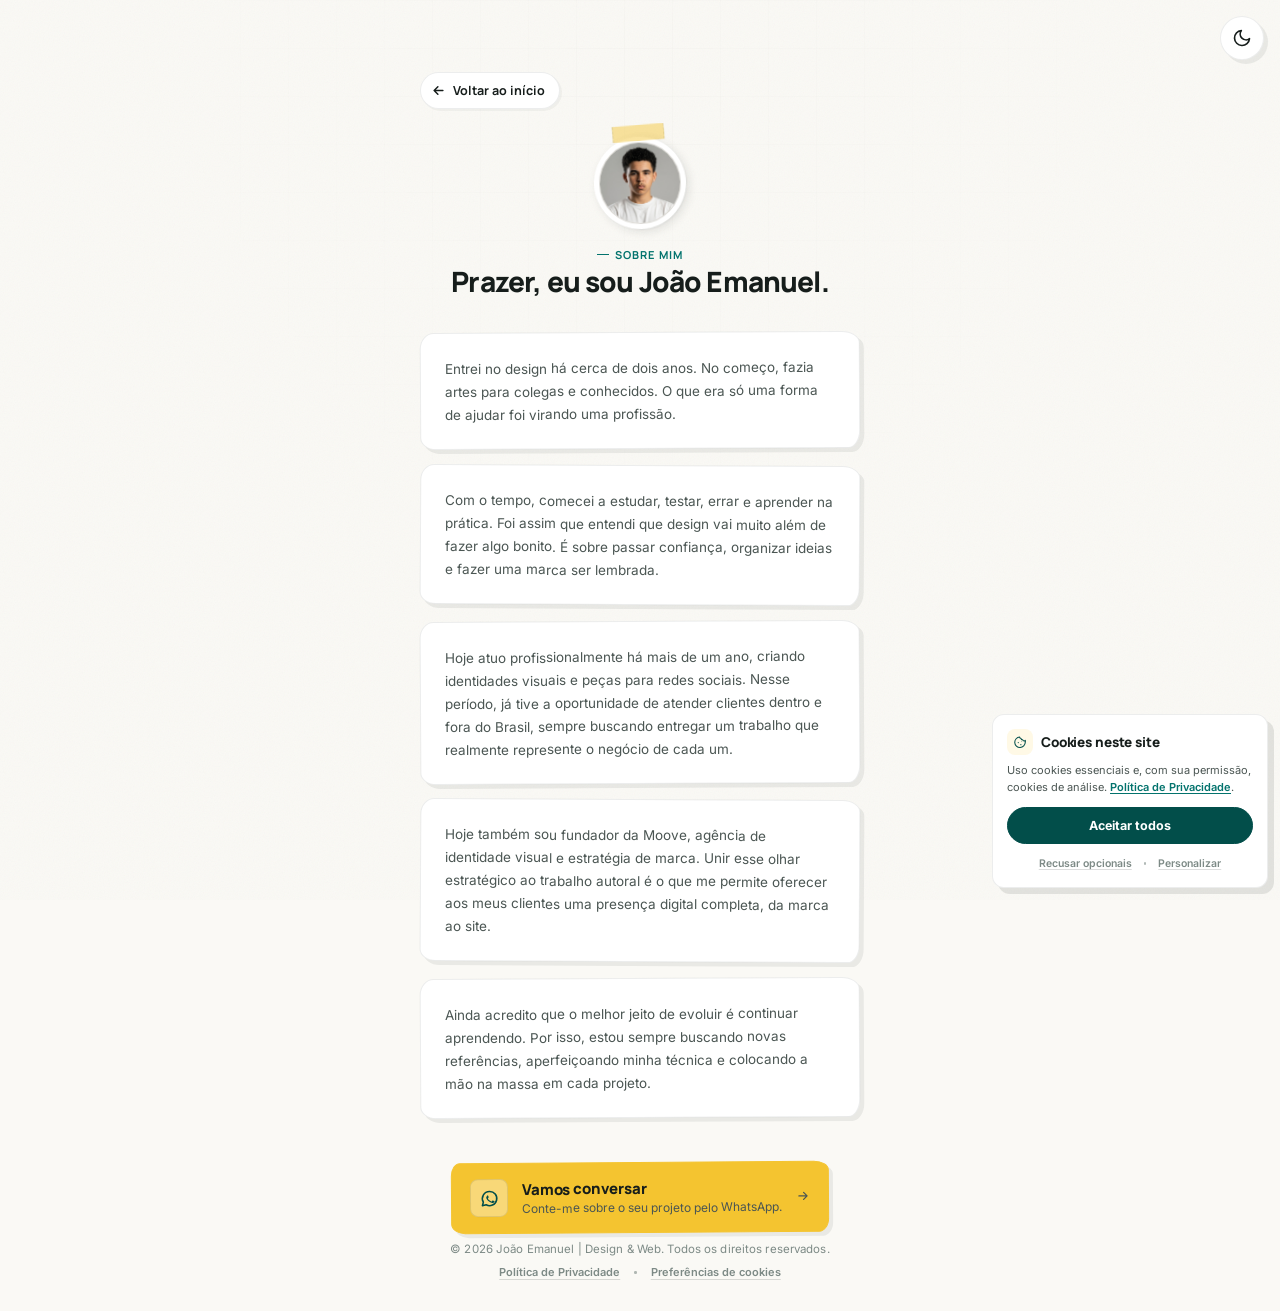
<file: quem-sou.html>
<!DOCTYPE html>
<html lang="pt-BR">
<head>
<meta charset="UTF-8">
<script>
(function(){
  try{
    var saved = localStorage.getItem('theme');
    var theme = saved || (window.matchMedia('(prefers-color-scheme: dark)').matches ? 'dark' : 'light');
    document.documentElement.setAttribute('data-theme', theme);
    document.documentElement.style.colorScheme = theme;
  }catch(e){}
})();
</script>
<meta name="viewport" content="width=device-width, initial-scale=1.0, viewport-fit=cover">
<title>Sobre mim, João Emanuel</title>
<meta name="description" content="Prazer, eu sou João Emanuel. Conheça um pouco da minha trajetória no design, da identidade visual às redes sociais, sites e landing pages.">
<meta name="theme-color" content="#FAF9F5">

<link rel="icon" type="image/png" href="assets/img/simbolo-escuro.png" media="(prefers-color-scheme: light)">
<link rel="icon" type="image/png" href="assets/img/simbolo-claro.png" media="(prefers-color-scheme: dark)">

<meta property="og:title" content="Sobre mim, João Emanuel">
<meta property="og:description" content="Prazer, eu sou João Emanuel. Conheça um pouco da minha trajetória no design.">
<meta property="og:type" content="website">

<link rel="preconnect" href="https://fonts.googleapis.com">
<link rel="preconnect" href="https://fonts.gstatic.com" crossorigin>
<link href="https://fonts.googleapis.com/css2?family=Manrope:wght@600;700;800&family=Inter:wght@400;500;600&display=swap" rel="stylesheet">

<link rel="stylesheet" href="assets/css/style.css">
</head>
<body>

<button type="button" class="theme-toggle" id="themeToggle" aria-label="Alternar entre tema claro e escuro" title="Alternar tema">
  <span class="icon-wrap">
    <svg class="icon-sun" viewBox="0 0 24 24" fill="none" stroke="currentColor" stroke-width="2" stroke-linecap="round" stroke-linejoin="round" aria-hidden="true"><circle cx="12" cy="12" r="4"/><path d="M12 2v2M12 20v2M4.93 4.93l1.41 1.41M17.66 17.66l1.41 1.41M2 12h2M20 12h2M4.93 19.07l1.41-1.41M17.66 6.34l1.41-1.41"/></svg>
    <svg class="icon-moon" viewBox="0 0 24 24" fill="none" stroke="currentColor" stroke-width="2" stroke-linecap="round" stroke-linejoin="round" aria-hidden="true"><path d="M21 12.79A9 9 0 1 1 11.21 3 7 7 0 0 0 21 12.79Z"/></svg>
  </span>
</button>

<div class="ambient" aria-hidden="true"></div>

<main class="page">

  <div class="subpage-nav reveal" style="--d:0">
    <a class="btn-back" href="index.html">
      <svg viewBox="0 0 24 24" fill="none" stroke="currentColor" stroke-width="2.4" stroke-linecap="round" stroke-linejoin="round" aria-hidden="true"><path d="M19 12H5M11 6l-6 6 6 6"/></svg>
      Voltar ao início
    </a>
  </div>

  <header class="story-hero reveal" style="--d:20">
    <div class="avatar-wrap">
      <div class="avatar">
        <img src="assets/img/perfil.jpg" alt="Foto de João Emanuel">
      </div>
    </div>
    <span class="eyebrow">Sobre mim</span>
    <h1>Prazer, eu sou João Emanuel.</h1>
  </header>

  <section class="story-block reveal" style="--d:40">
    <p>Entrei no design há cerca de dois anos. No começo, fazia artes para colegas e conhecidos. O que era só uma forma de ajudar foi virando uma profissão.</p>
  </section>

  <section class="story-block reveal" style="--d:80">
    <p>Com o tempo, comecei a estudar, testar, errar e aprender na prática. Foi assim que entendi que design vai muito além de fazer algo bonito. É sobre passar confiança, organizar ideias e fazer uma marca ser lembrada.</p>
  </section>

  <section class="story-block reveal" style="--d:120">
    <p>Hoje atuo profissionalmente há mais de um ano, criando identidades visuais e peças para redes sociais. Nesse período, já tive a oportunidade de atender clientes dentro e fora do Brasil, sempre buscando entregar um trabalho que realmente represente o negócio de cada um.</p>
  </section>

  <section class="story-block reveal" style="--d:160">
    <p>Hoje também sou fundador da Moove, agência de identidade visual e estratégia de marca. Unir esse olhar estratégico ao trabalho autoral é o que me permite oferecer aos meus clientes uma presença digital completa, da marca ao site.</p>
  </section>

  <section class="story-block reveal" style="--d:200">
    <p>Ainda acredito que o melhor jeito de evoluir é continuar aprendendo. Por isso, estou sempre buscando novas referências, aperfeiçoando minha técnica e colocando a mão na massa em cada projeto.</p>
  </section>

  <div class="story-cta">
    <a class="link link--whatsapp reveal" style="--d:0" href="https://wa.me/5562991381761" target="_blank" rel="noopener">
      <span class="link-icon" aria-hidden="true">
        <svg viewBox="0 0 24 24" width="19" height="19" fill="none" stroke="currentColor" stroke-width="2" stroke-linecap="round" stroke-linejoin="round"><path d="M12 3a9 9 0 0 0-7.8 13.5L3 21l4.7-1.2A9 9 0 1 0 12 3Z"/><path d="M8.7 8.6c.2-.5.4-.5.6-.5h.5c.2 0 .4 0 .5.4.2.5.6 1.5.6 1.6.1.1.1.3 0 .4-.1.2-.1.3-.3.5-.1.2-.3.3-.4.5-.1.1-.3.3-.1.6.2.3.8 1.3 1.7 2.1 1.2 1 2.1 1.4 2.4 1.5.3.1.4.1.6-.1.2-.2.7-.8.9-1.1.2-.2.3-.2.5-.1.2.1 1.5.7 1.7.8.2.1.4.2.4.3 0 .2 0 .9-.3 1.3-.4.5-1.3 1-2 1-.7 0-1.7-.2-3.5-1.3-2.2-1.3-3.6-3.2-3.7-3.4-.1-.1-.9-1.2-.9-2.3 0-1.1.6-1.6.8-1.8Z" fill="currentColor" stroke="none"/></svg>
      </span>
      <span class="link-body">
        <span class="link-label">Vamos conversar</span>
        <span class="link-desc">Conte-me sobre o seu projeto pelo WhatsApp.</span>
      </span>
      <svg class="link-arrow" viewBox="0 0 24 24" width="15" height="15" fill="none" stroke="currentColor" stroke-width="2.2" stroke-linecap="round" stroke-linejoin="round" aria-hidden="true"><path d="M5 12h14M13 6l6 6-6 6"/></svg>
    </a>
  </div>

</main>


<div class="cookie-consent" id="cookieConsentBanner" role="dialog" aria-live="polite" aria-label="Consentimento de cookies">
  <div class="cookie-consent__head">
    <div class="cookie-consent__icon" aria-hidden="true">
      <svg viewBox="0 0 24 24" fill="none" stroke="currentColor" stroke-width="1.8" stroke-linecap="round" stroke-linejoin="round"><path d="M21 12.5a9 9 0 1 1-9.5-9c0 1.5 1 2.5 2.2 2.5.4 1.4 1.6 2.3 3 2.1.2 1.2 1.2 2.1 2.4 2.1.9 0 1.6-.4 2-1 .2.7.3 1.5-.1 3.3Z"/><circle cx="9" cy="13" r="1" fill="currentColor" stroke="none"/><circle cx="13.5" cy="16.5" r="1" fill="currentColor" stroke="none"/><circle cx="15" cy="10.5" r=".8" fill="currentColor" stroke="none"/></svg>
    </div>
    <h2>Cookies neste site</h2>
  </div>
  <p>Uso cookies essenciais e, com sua permissão, cookies de análise. <a href="politica-de-privacidade.html">Política de Privacidade</a>.</p>
  <button type="button" class="cbtn cbtn--solid cbtn--block" id="cookieAcceptAll">Aceitar todos</button>
  <div class="cookie-consent__links">
    <button type="button" class="cookie-textlink" id="cookieRejectOptional">Recusar opcionais</button>
    <span class="footer-dot" aria-hidden="true"></span>
    <button type="button" class="cookie-textlink" id="cookieCustomize">Personalizar</button>
  </div>
</div>

<div class="cookie-modal-overlay" id="cookiePreferencesOverlay" aria-hidden="true">
  <div class="cookie-modal" id="cookiePreferencesModal" role="dialog" aria-modal="true" aria-labelledby="cookieModalTitle">
    <div class="cookie-modal-head">
      <h2 id="cookieModalTitle">Preferências de cookies</h2>
      <button type="button" class="cookie-modal-close" id="cookieModalClose" aria-label="Fechar">
        <svg viewBox="0 0 24 24" fill="none" stroke="currentColor" stroke-width="2.2" stroke-linecap="round" stroke-linejoin="round" aria-hidden="true"><path d="M18 6 6 18M6 6l12 12"/></svg>
      </button>
    </div>
    <p class="cookie-modal-intro">Escolha quais categorias de cookies você permite. Os necessários mantêm o site funcionando e não podem ser desativados. Mais detalhes na <a href="politica-de-privacidade.html">Política de Privacidade</a>.</p>

    <div class="cookie-cat">
      <div class="cookie-cat-head">
        <div class="cookie-cat-title-wrap">
          <span class="cookie-cat-title">Cookies necessários</span>
          <span class="cookie-cat-tag">Sempre ativos</span>
        </div>
        <div class="cookie-switch">
          <input type="checkbox" checked disabled aria-label="Cookies necessários, sempre ativos">
          <span class="cookie-switch-track"><span class="cookie-switch-thumb"></span></span>
        </div>
      </div>
      <p class="cookie-cat-desc">Indispensáveis para o site carregar corretamente e para lembrar a escolha que você fizer aqui. Não são usados para rastreamento e não podem ser desativados.</p>
    </div>

    <div class="cookie-cat">
      <div class="cookie-cat-head">
        <div class="cookie-cat-title-wrap">
          <span class="cookie-cat-title">Cookies de preferências</span>
        </div>
        <div class="cookie-switch">
          <input type="checkbox" id="cookieTogglePreferences" aria-label="Permitir cookies de preferências">
          <span class="cookie-switch-track"><span class="cookie-switch-thumb"></span></span>
        </div>
      </div>
      <p class="cookie-cat-desc">Lembram escolhas que você faz no site, como o tema claro ou escuro selecionado, para não precisar configurar de novo a cada visita.</p>
    </div>

    <div class="cookie-cat">
      <div class="cookie-cat-head">
        <div class="cookie-cat-title-wrap">
          <span class="cookie-cat-title">Cookies de análise e desempenho</span>
        </div>
        <div class="cookie-switch">
          <input type="checkbox" id="cookieToggleAnalytics" aria-label="Permitir cookies de análise e desempenho">
          <span class="cookie-switch-track"><span class="cookie-switch-thumb"></span></span>
        </div>
      </div>
      <p class="cookie-cat-desc">Usamos o Google Analytics para entender quantas pessoas visitam o site e quais links são mais acessados, com o IP anonimizado. Isso nos ajuda a melhorar a experiência.</p>
    </div>

    <div class="cookie-cat">
      <div class="cookie-cat-head">
        <div class="cookie-cat-title-wrap">
          <span class="cookie-cat-title">Cookies de marketing</span>
        </div>
        <div class="cookie-switch">
          <input type="checkbox" id="cookieToggleMarketing" aria-label="Permitir cookies de marketing">
          <span class="cookie-switch-track"><span class="cookie-switch-thumb"></span></span>
        </div>
      </div>
      <p class="cookie-cat-desc">Reservados para ferramentas de anúncios, como o Meta Pixel, que hoje não estão ativas neste site. Se forem ativadas futuramente, ajudarão a medir o desempenho de campanhas.</p>
    </div>

    <div class="cookie-modal-actions">
      <button type="button" class="cbtn cbtn--solid" id="cookieModalSave">Salvar preferências</button>
      <button type="button" class="cbtn cbtn--ghost cbtn--block" id="cookieModalRejectAll">Recusar todos os opcionais</button>
    </div>
  </div>
</div>

<footer>
  <span class="footer-copy">© 2026 João Emanuel | Design &amp; Web. Todos os direitos reservados.</span>
  <div class="footer-links">
    <a href="politica-de-privacidade.html">Política de Privacidade</a>
    <span class="footer-dot" aria-hidden="true"></span>
    <button type="button" id="footerCookiePrefs">Preferências de cookies</button>
  </div>
</footer>

<script src="assets/js/tracking-config.js"></script>
<script src="assets/js/consent.js"></script>
<script src="assets/js/script.js"></script>

</body>
</html>
</file>
<file: assets/css/style.css>
:root{
    --bg: #FAF9F5;
    --bg-card: #FFFFFF;
    --accent: #024E4A;
    --accent-bright: #03736D;
    --gold: #F4C430;
    --gold-soft: #FFF9E6;
    --text: #161D1B;
    --text-dim: #4B5653;
    --text-faint: #7D8A86;
    --border: rgba(22, 29, 27, 0.08);
    --border-dashed: rgba(22, 29, 27, 0.15);
    --radius-lg: 16px;
    --radius-md: 12px;
    --radius-sm: 8px;
    --ease: cubic-bezier(0.16, 1, 0.3, 1);
    --shadow-flat: 4px 4px 0px rgba(22, 29, 27, 0.07);
    --shadow-lift: 6px 6px 0px rgba(22, 29, 27, 0.1);
    --theme-transition: background-color 0.5s var(--ease), color 0.4s var(--ease), border-color 0.4s var(--ease), box-shadow 0.4s var(--ease);
  }

  /* ================= Tema escuro ================= */
  html[data-theme="dark"]{
    --bg: #0D1312;
    --bg-card: #161F1D;
    --accent: #2FD9A8;
    --accent-bright: #3DF2BE;
    --gold: #F4C430;
    --gold-soft: rgba(244, 196, 48, 0.1);
    --text: #F2F1EA;
    --text-dim: #B7C1BC;
    --text-faint: #808C87;
    --border: rgba(255, 255, 255, 0.08);
    --border-dashed: rgba(255, 255, 255, 0.14);
    --shadow-flat: 4px 4px 0px rgba(0, 0, 0, 0.35);
    --shadow-lift: 6px 6px 0px rgba(0, 0, 0, 0.45);
  }

  *{ margin:0; padding:0; box-sizing:border-box; }

  html{ background:var(--bg); scroll-behavior:smooth; transition: var(--theme-transition); }

  body{
    background-color: var(--bg);
    color:var(--text);
    font-family:'Inter', -apple-system, BlinkMacSystemFont, sans-serif;
    min-height:100svh;
    display:flex;
    flex-direction:column;
    align-items:center;
    justify-content:flex-start;
    padding: clamp(32px, 8vh, 72px) 20px 32px;
    position:relative;
    overflow-x:hidden;
    -webkit-font-smoothing:antialiased;
    transition: var(--theme-transition);
  }

  /* ================= Collage Background Texture ================= */
  .ambient{
    position:fixed;
    inset:0;
    z-index:0;
    pointer-events:none;
    overflow:hidden;
  }

  .ambient::before{
    content:"";
    position:absolute;
    inset:0;
    background-image:
      linear-gradient(rgba(22,29,27,0.015) 1px, transparent 1px),
      linear-gradient(90deg, rgba(22,29,27,0.015) 1px, transparent 1px);
    background-size: 48px 48px;
    mask-image: radial-gradient(circle 800px at 50% 10%, black, transparent 85%);
    -webkit-mask-image: radial-gradient(circle 800px at 50% 10%, black, transparent 85%);
    opacity:0.8;
    transition: opacity 0.5s var(--ease);
  }

  html[data-theme="dark"] .ambient::before{
    background-image:
      linear-gradient(rgba(255,255,255,0.025) 1px, transparent 1px),
      linear-gradient(90deg, rgba(255,255,255,0.025) 1px, transparent 1px);
  }

  .ambient::after{
    content:"";
    position:absolute;
    inset:-10%;
    background-image:url("data:image/svg+xml,%3Csvg xmlns='http://www.w3.org/2000/svg' width='200' height='200'%3E%3Cfilter id='n'%3E%3CfeTurbulence type='fractalNoise' baseFrequency='0.8' numOctaves='3' stitchTiles='stitch'/%3E%3C/filter%3E%3Crect width='100%25' height='100%25' filter='url(%23n)'/%3E%3C/svg%3E");
    opacity:0.045;
    mix-blend-mode:multiply;
  }

  .page{
    position:relative;
    z-index:1;
    width:100%;
    max-width:440px;
    display:flex;
    flex-direction:column;
    align-items:center;
  }

  section, header.hero{ width:100%; }

  /* ---------- reveal-on-scroll ---------- */
  .reveal{
    opacity:0;
    transform: translateY(14px);
    transition: opacity 0.6s var(--ease), transform 0.6s var(--ease);
    transition-delay: calc(var(--d, 0) * 1ms);
  }
  .reveal.is-visible{ opacity:1; transform: translateY(0); }

  @media (prefers-reduced-motion: reduce){
    .reveal{ opacity:1; transform:none; transition:none; }
  }

  /* ================= Hero ================= */
  .hero{
    display:flex;
    flex-direction:column;
    align-items:center;
    text-align:center;
    margin-bottom: clamp(28px, 4vh, 36px);
  }

  /* Badge interativa estilo etiqueta */
  .badge{
    display:inline-flex;
    align-items:center;
    gap:8px;
    padding:6px 12px 6px 10px;
    border-radius:100px;
    background: var(--bg-card);
    border:1px solid var(--border);
    box-shadow: 2px 2px 0px rgba(22,29,27,0.04);
    font-family:'Manrope', sans-serif;
    font-weight:700;
    font-size:11.5px;
    letter-spacing:0.01em;
    color: var(--accent);
    margin-bottom:24px;
    cursor: default;
    user-select: none;
    opacity:0;
    transform: translateY(10px);
    animation: rise 0.7s var(--ease) forwards;
    transition: transform 0.3s var(--ease), box-shadow 0.3s var(--ease), background-color 0.3s var(--ease);
  }

  .badge:hover{
    transform: translateY(-2px);
    box-shadow: 3px 3px 6px rgba(22,29,27,0.06);
    background-color: var(--gold-soft);
  }

  .badge-dot{
    position:relative;
    width:6px; height:6px;
    border-radius:50%;
    background: var(--accent-bright);
    flex-shrink:0;
  }
  .badge-dot::after{
    content:"";
    position:absolute;
    inset:-4px;
    border-radius:50%;
    background: var(--accent-bright);
    opacity:0.4;
    animation: pulse 2s ease-out infinite;
  }

  @keyframes pulse{
    0%{ transform:scale(0.6); opacity:0.4; }
    75%{ transform:scale(2); opacity:0; }
    100%{ opacity:0; }
  }

  /* Circular sticker cutout with washi tape e interações de hover */
  .avatar-wrap{
    position:relative;
    width:108px;
    height:108px;
    border-radius:50%;
    background: #FFFFFF;
    padding: 5px;
    box-shadow: 3px 3px 10px rgba(22,29,27,0.1), 1px 1px 2px rgba(22,29,27,0.05);
    transform: rotate(-2deg);
    margin-bottom:24px;
    cursor: pointer;
    opacity:0;
    animation: rise-tilt 0.8s var(--ease) 0.08s forwards;
    transition: transform 0.4s var(--ease), box-shadow 0.4s var(--ease);
  }

  /* Translucent washi tape on top */
  .avatar-wrap::before{
    content: "";
    position: absolute;
    top: -12px;
    left: 50%;
    transform: translateX(-50%) rotate(-3deg);
    width: 50px;
    height: 16px;
    background: rgba(244, 196, 48, 0.45);
    border-left: 1px dashed rgba(22,29,27,0.1);
    border-right: 1px dashed rgba(22,29,27,0.1);
    backdrop-filter: blur(1px);
    z-index: 2;
    transition: transform 0.4s var(--ease), opacity 0.4s var(--ease);
  }

  /* Interações físicas de adesivo ao passar o mouse */
  .avatar-wrap:hover{
    transform: rotate(2deg) translateY(-4px) scale(1.03);
    box-shadow: 6px 10px 16px rgba(22,29,27,0.15);
  }

  .avatar-wrap:hover::before{
    transform: translateX(-50%) rotate(-1deg) translateY(-1px);
    background: rgba(244, 196, 48, 0.55);
  }

  @keyframes rise-tilt {
    to { opacity:1; transform: rotate(-2deg) translateY(0) scale(1); }
  }

  .avatar{
    width:100%;
    height:100%;
    border-radius:50%;
    overflow:hidden;
    background: #EAE8E2;
    display:flex;
    align-items:center;
    justify-content:center;
    border: 1px solid rgba(22,29,27,0.06);
  }

  .avatar img{
    width:100%;
    height:100%;
    object-fit:cover;
    display:block;
  }

  h1{
    font-family:'Manrope', sans-serif;
    font-weight:800;
    font-size: clamp(26px, 6vw, 30px);
    letter-spacing:-0.03em;
    color:var(--text);
    opacity:0;
    transform: translateY(10px);
    animation: rise 0.7s var(--ease) 0.16s forwards;
  }

  .subtitle{
    font-family:'Manrope', sans-serif;
    font-weight:700;
    font-size:13.5px;
    letter-spacing:0.04em;
    text-transform:uppercase;
    color:var(--accent-bright);
    margin-top:6px;
    opacity:0;
    transform: translateY(10px);
    animation: rise 0.7s var(--ease) 0.24s forwards;
  }

  .description{
    font-size:14px;
    line-height:1.6;
    color:var(--text-dim);
    max-width:320px;
    margin-top:14px;
    opacity:0;
    transform: translateY(10px);
    animation: rise 0.7s var(--ease) 0.32s forwards;
  }

  /* Mini circular action buttons style */
  .hero-cta{
    display:flex;
    align-items:center;
    justify-content:center;
    gap:14px;
    margin-top:24px;
    opacity:0;
    transform: translateY(10px);
    animation: rise 0.7s var(--ease) 0.4s forwards;
  }

  .btn-mini{
    width: 48px;
    height: 48px;
    border-radius: 50%;
    background: var(--bg-card);
    border: 1px solid var(--border);
    color: var(--text);
    display:inline-flex;
    align-items:center;
    justify-content:center;
    box-shadow: var(--shadow-flat);
    transition: transform 0.3s var(--ease), box-shadow 0.3s var(--ease), border-color 0.3s var(--ease), background-color 0.3s var(--ease);
    text-decoration: none;
  }

  /* Each mini button has a slightly hand-placed rotation */
  .btn-mini:nth-child(1) { transform: rotate(-5deg); }
  .btn-mini:nth-child(2) { transform: rotate(4deg); }
  .btn-mini:nth-child(3) { transform: rotate(-2deg); }

  .btn-mini:hover{
    border-color: var(--text);
    background-color: var(--gold-soft);
    transform: translateY(-2px) scale(1.05) rotate(0deg) !important;
    box-shadow: var(--shadow-lift);
  }

  .btn-mini svg{
    width: 20px;
    height: 20px;
  }

  /* ================= Links (Seção 2) ================= */
  .links{
    width:100%;
    display:flex;
    flex-direction:column;
    gap:12px;
    margin-bottom: clamp(28px, 4vh, 36px);
  }

  .link{
    --i: 0;
    position:relative;
    display:flex;
    align-items:center;
    gap:14px;
    width:100%;
    padding:14px 16px;
    border-radius: var(--radius-md);
    background: var(--bg-card);
    border:1px solid var(--border);
    box-shadow: var(--shadow-flat);
    text-decoration:none;
    color:var(--text);
    transition: transform 0.35s var(--ease), box-shadow 0.35s var(--ease), border-color 0.35s var(--ease);
  }

  /* Clean cutout border variation for links to look like hand-glued sheets */
  .link:nth-child(even) {
    border-radius: 14px 10px 15px 9px / 10px 14px 9px 13px;
    transform: rotate(0.4deg);
  }
  .link:nth-child(odd) {
    border-radius: 9px 15px 10px 14px / 13px 9px 14px 10px;
    transform: rotate(-0.4deg);
  }

  .link:hover, .link:focus-visible{
    border-color: var(--text);
    transform: translate(-2px, -2px) rotate(0deg) !important;
    box-shadow: var(--shadow-lift);
  }

  .link:active{ transform: translate(0px, 0px) scale(0.99) !important; }

  .link:focus-visible{
    outline: 2px solid var(--accent);
    outline-offset: 2px;
  }

  .link-icon{
    flex-shrink:0;
    width:38px;
    height:38px;
    border-radius: var(--radius-sm);
    background: rgba(22, 29, 27, 0.03);
    border:1px solid var(--border);
    display:flex;
    align-items:center;
    justify-content:center;
    color: var(--text-dim);
    transition: color 0.3s var(--ease), transform 0.3s var(--ease), background 0.3s var(--ease);
  }

  html[data-theme="dark"] .link-icon{ background: rgba(255, 255, 255, 0.05); }

  .link:hover .link-icon{
    color:var(--accent);
    transform: scale(1.04);
    background: var(--gold-soft);
    border-color: rgba(244,196,48,0.3);
  }

  .link-body{
    flex:1;
    min-width:0;
    display:flex;
    flex-direction:column;
    gap:1px;
  }

  .link-label{
    font-family:'Manrope', sans-serif;
    font-weight:700;
    font-size:14.5px;
    letter-spacing:-0.01em;
  }

  .link-desc{
    font-size:12px;
    line-height:1.4;
    color: var(--text-faint);
    overflow:hidden;
    text-overflow:ellipsis;
    white-space:nowrap;
  }

  .link-arrow{
    flex-shrink:0;
    width:14px;
    height:14px;
    color: var(--text-faint);
    transition: transform 0.3s var(--ease), color 0.3s var(--ease);
  }

  .link:hover .link-arrow{ transform: translateX(3px); color:var(--text); }

  /* Primary CTA card: stylized paper ribbon */
  .link--primary{
    background: var(--accent);
    border: 1px solid var(--accent);
    color: #FFFFFF;
    box-shadow: var(--shadow-flat);
  }

  .link--primary .link-icon{
    background: rgba(255,255,255,0.08);
    border-color: rgba(255,255,255,0.1);
    color: #FFFFFF;
  }
  .link--primary .link-label{ font-weight:800; font-size:15px; }
  .link--primary .link-desc{ color: rgba(255, 255, 255, 0.7); }
  .link--primary .link-arrow{ color: rgba(255, 255, 255, 0.6); }

  .link--primary:hover{
    background: #013A37;
    border-color: #013A37;
  }
  .link--primary:hover .link-icon{
    color: var(--gold);
    background: rgba(255,255,255,0.12);
  }
  .link--primary:hover .link-arrow{ color: #FFFFFF; }

  /* No modo escuro, --accent vira um verde claro/neon — mantemos esse fundo
     (mesmo padrão usado no card do WhatsApp) e só escurecemos o texto para
     garantir contraste, em vez de trocar a cor de fundo. */
  html[data-theme="dark"] .link--primary{
    color: #0D1312;
  }
  html[data-theme="dark"] .link--primary .link-icon{
    background: rgba(13, 19, 18, 0.1);
    border-color: rgba(13, 19, 18, 0.14);
    color: #0D1312;
  }
  html[data-theme="dark"] .link--primary .link-desc{ color: rgba(13, 19, 18, 0.7); }
  html[data-theme="dark"] .link--primary .link-arrow{ color: rgba(13, 19, 18, 0.6); }

  html[data-theme="dark"] .link--primary:hover{
    background: var(--accent-bright);
    border-color: var(--accent-bright);
  }
  html[data-theme="dark"] .link--primary:hover .link-icon{
    color: #013A37;
    background: rgba(13, 19, 18, 0.14);
  }
  html[data-theme="dark"] .link--primary:hover .link-arrow{ color: #0D1312; }

  /* Secondary CTA card: WhatsApp stylized highlighted button */
  .link--whatsapp {
    background: var(--gold);
    border: 1px solid var(--gold);
    color: var(--text);
    box-shadow: var(--shadow-flat);
  }
  .link--whatsapp .link-icon {
    background: rgba(255, 255, 255, 0.35);
    border-color: rgba(22, 29, 27, 0.1);
    color: var(--accent);
  }
  .link--whatsapp .link-label {
    font-weight: 800;
    font-size: 15px;
  }
  .link--whatsapp .link-desc {
    color: var(--text-dim);
  }
  .link--whatsapp .link-arrow {
    color: var(--text-dim);
  }
  .link--whatsapp:hover {
    background: #e0b324;
    border-color: #e0b324;
  }
  .link--whatsapp:hover .link-icon {
    background: rgba(255, 255, 255, 0.5);
    color: #013A37;
    border-color: rgba(22, 29, 27, 0.15);
  }
  .link--whatsapp:hover .link-arrow {
    color: var(--text);
  }

  /* O CTA do WhatsApp mantém fundo dourado nos dois temas, então o texto
     precisa continuar escuro mesmo quando --text vira claro no modo escuro */
  html[data-theme="dark"] .link--whatsapp,
  html[data-theme="dark"] .link--whatsapp .link-desc,
  html[data-theme="dark"] .link--whatsapp .link-arrow,
  html[data-theme="dark"] .link--whatsapp .link-icon{
    color: #161D1B;
  }
  html[data-theme="dark"] .link--whatsapp:hover .link-icon{
    color: #013A37;
  }

  /* ================= Prova Social (Seção 3) ================= */
  .stats{
    width:100%;
    display:grid;
    grid-template-columns: repeat(3, 1fr);
    gap:10px;
    margin-bottom: clamp(28px, 4vh, 36px);
  }

  .stat-card{
    position:relative;
    padding:18px 8px 16px;
    border-radius: var(--radius-md);
    background: var(--bg-card);
    border:1px solid var(--border);
    box-shadow: 2px 2px 0px rgba(22,29,27,0.04);
    display:flex;
    flex-direction:column;
    align-items:center;
    text-align:center;
    gap:4px;
    transition: transform 0.35s var(--ease), border-color 0.35s var(--ease), box-shadow 0.35s var(--ease);
  }

  .stat-card:nth-child(1) { transform: rotate(-1deg); }
  .stat-card:nth-child(2) { transform: rotate(1deg); }
  .stat-card:nth-child(3) { transform: rotate(-0.5deg); }

  .stat-card:hover{
    transform: translateY(-2px) rotate(0deg) !important;
    border-color: var(--text);
    box-shadow: var(--shadow-flat);
  }

  .stat-num{
    font-family:'Manrope', sans-serif;
    font-weight:800;
    font-size: clamp(20px, 5.5vw, 24px);
    letter-spacing:-0.02em;
    color: var(--accent);
  }

  .stat-label{
    font-size:10.5px;
    line-height:1.3;
    color: var(--text-faint);
    letter-spacing:0.01em;
  }

  @media (max-width: 380px){
    .stats{ gap:8px; }
    .stat-card{ padding:14px 4px 12px; }
    .stat-label{ font-size:9.5px; }
  }

  /* ================= Quem Sou (Seção 4 - Última) ================= */
  .about{
    margin-bottom: clamp(28px, 4vh, 36px);
    padding: 30px clamp(18px, 5vw, 24px) 24px;
    border-radius: 12px 16px 12px 18px / 14px 12px 16px 11px;
    background: var(--bg-card);
    border: 1px dashed var(--border-dashed);
    box-shadow: var(--shadow-flat);
    display:grid;
    grid-template-columns: 1fr;
    gap:14px;
    position: relative;
    cursor: default;
    transition: transform 0.4s var(--ease), box-shadow 0.4s var(--ease), border-color 0.4s var(--ease);
  }

  /* Interação de hover no bloco Quem Sou */
  .about:hover{
    transform: translateY(-3px) rotate(0.5deg);
    box-shadow: 6px 8px 0px rgba(22, 29, 27, 0.09);
    border-color: var(--accent-bright);
  }

  /* Paper tape on the corner of the About card */
  .about::before {
    content: "";
    position: absolute;
    top: -8px;
    right: 20px;
    transform: rotate(15deg);
    width: 50px;
    height: 16px;
    background: rgba(22, 29, 27, 0.05);
    border-left: 1px dashed rgba(22,29,27,0.1);
    border-right: 1px dashed rgba(22,29,27,0.1);
    pointer-events: none;
    transition: transform 0.4s var(--ease), background 0.4s var(--ease);
  }

  html[data-theme="dark"] .about::before{
    background: rgba(255, 255, 255, 0.06);
    border-left-color: rgba(255,255,255,0.12);
    border-right-color: rgba(255,255,255,0.12);
  }

  .about:hover::before{
    transform: rotate(12deg) translateY(-1px);
    background: rgba(2, 78, 74, 0.08); /* Ganha um sutil tom de marcação */
  }

  .about-head{
    display:flex;
    flex-direction:column;
    gap:4px;
  }

  .eyebrow{
    font-family:'Manrope', sans-serif;
    font-weight:700;
    font-size:11px;
    letter-spacing:0.1em;
    text-transform:uppercase;
    color: var(--accent-bright);
    display:flex;
    align-items:center;
    gap:6px;
  }

  .eyebrow::before{
    content:"";
    width:12px;
    height:1.5px;
    background: var(--accent-bright);
  }

  .about-title{
    font-family:'Manrope', sans-serif;
    font-weight:800;
    font-size:18px;
    letter-spacing:-0.015em;
    line-height:1.25;
    color: var(--text);
  }

  .about-text{
    font-size:13.5px;
    line-height:1.65;
    color: var(--text-dim);
  }

  @media (min-width: 560px){
    .about{ grid-template-columns: 0.9fr 1.1fr; gap:20px; align-items:start; }
  }

  /* ---------- Footer ---------- */
  footer{
    position:relative;
    z-index:1;
    margin-top:clamp(4px, 2vh, 10px);
    display:flex;
    flex-direction:column;
    align-items:center;
    gap:9px;
    text-align:center;
  }

  footer .footer-copy{
    font-size:11.5px;
    color: var(--text-faint);
    letter-spacing:0.01em;
  }

  .footer-links{
    display:flex;
    align-items:center;
    gap:14px;
    flex-wrap:wrap;
    justify-content:center;
  }

  .footer-links a,
  .footer-links button{
    background:none;
    border:none;
    padding:0;
    font-family:inherit;
    font-size:11px;
    font-weight:600;
    color: var(--text-faint);
    cursor:pointer;
    text-decoration:underline;
    text-underline-offset:3px;
    text-decoration-color: var(--border-dashed);
    transition: color 0.25s var(--ease), text-decoration-color 0.25s var(--ease);
  }

  .footer-links a:hover,
  .footer-links button:hover{
    color: var(--accent-bright);
    text-decoration-color: var(--accent-bright);
  }

  .footer-dot{
    width:2.5px;
    height:2.5px;
    border-radius:50%;
    background: var(--text-faint);
    opacity:0.6;
  }

  @keyframes rise{
    to{ opacity:1; transform: translateY(0) scale(1); }
  }

  @media (min-width: 640px){
    .page{ max-width: 440px; }
    .link{ padding:15px 18px; }
  }

  @media (prefers-reduced-motion: reduce){
    *, *::before, *::after{
      animation-duration: 0.01ms !important;
      animation-iteration-count: 1 !important;
      transition-duration: 0.01ms !important;
    }
    .link:hover, .stat-card:hover, .btn-mini:hover, .badge:hover, .avatar-wrap:hover, .about:hover{ transform:none !important; }
  }

/* ================= Componentes de navegação entre páginas ================= */
.subpage-nav{
  width:100%;
  display:flex;
  align-items:center;
  margin-bottom: clamp(20px, 4vh, 28px);
}

.btn-back{
  display:inline-flex;
  align-items:center;
  gap:7px;
  padding:9px 14px 9px 10px;
  border-radius:100px;
  background: var(--bg-card);
  border:1px solid var(--border);
  box-shadow: 2px 2px 0px rgba(22,29,27,0.04);
  font-family:'Manrope', sans-serif;
  font-weight:700;
  font-size:12.5px;
  color: var(--text);
  text-decoration:none;
  transition: transform 0.3s var(--ease), box-shadow 0.3s var(--ease), background-color 0.3s var(--ease), border-color 0.3s var(--ease);
}

.btn-back svg{ width:15px; height:15px; transition: transform 0.3s var(--ease); }

.btn-back:hover{
  transform: translate(-2px,-2px);
  box-shadow: var(--shadow-flat);
  background-color: var(--gold-soft);
  border-color: var(--text);
}

.btn-back:hover svg{ transform: translateX(-2px); }

/* ---------- Botão "Ler mais" criativo (cartão Quem Sou, home) ---------- */
.about-more{
  --i:0;
  position:relative;
  align-self:flex-start;
  display:inline-flex;
  align-items:center;
  gap:8px;
  margin-top:4px;
  padding:11px 18px 11px 20px;
  border-radius: 100px 8px 100px 8px;
  background: var(--accent);
  color:#FFFFFF;
  font-family:'Manrope', sans-serif;
  font-weight:800;
  font-size:13px;
  letter-spacing:-0.01em;
  text-decoration:none;
  border: 1px solid var(--accent);
  box-shadow: var(--shadow-flat);
  transform: rotate(-1deg);
  transition: transform 0.35s var(--ease), box-shadow 0.35s var(--ease), background-color 0.35s var(--ease);
  overflow:hidden;
}

.about-more::before{
  content:"";
  position:absolute;
  top:0; left:-60%;
  width:40%; height:100%;
  background: linear-gradient(120deg, transparent, rgba(255,255,255,0.28), transparent);
  transform: skewX(-20deg);
  transition: left 0.6s var(--ease);
}

.about-more:hover::before{ left:120%; }

.about-more svg{
  width:14px; height:14px;
  flex-shrink:0;
  transition: transform 0.35s var(--ease);
}

.about-more:hover{
  transform: rotate(0deg) translate(-2px,-2px);
  box-shadow: var(--shadow-lift);
  background-color: #013A37;
}

.about-more:hover svg{ transform: translateX(4px); }

.about-more:active{ transform: scale(0.97) !important; }

.about > .about-more{ margin-top:6px; }

@media (min-width: 560px){
  .about{ grid-template-columns: 0.9fr 1.1fr; }
  .about-more{ grid-column: 2; }
}

/* ================= Página: Quem Sou (extensa) ================= */
.story-hero{
  display:flex;
  flex-direction:column;
  align-items:center;
  text-align:center;
  margin-bottom: clamp(24px, 4vh, 32px);
}

.story-hero .avatar-wrap{ width:92px; height:92px; margin-bottom:18px; }

.story-hero h1{ font-size: clamp(24px, 6vw, 28px); }

.story-block{
  width:100%;
  margin-bottom:16px;
  padding: 24px clamp(18px, 5vw, 24px) 22px;
  border-radius: 14px 18px 12px 16px / 16px 12px 18px 12px;
  background: var(--bg-card);
  border: 1px solid var(--border);
  box-shadow: var(--shadow-flat);
  transition: transform 0.4s var(--ease), box-shadow 0.4s var(--ease), border-color 0.4s var(--ease);
}

.story-block:nth-child(odd){ transform: rotate(-0.3deg); }
.story-block:nth-child(even){ transform: rotate(0.3deg); }

.story-block:hover{
  transform: translateY(-3px) rotate(0deg);
  box-shadow: var(--shadow-lift);
  border-color: var(--accent-bright);
}

.story-block .eyebrow{ margin-bottom:10px; }

.story-block h2{
  font-family:'Manrope', sans-serif;
  font-weight:800;
  font-size:17px;
  letter-spacing:-0.015em;
  color:var(--text);
  margin-bottom:10px;
}

.story-block p{
  font-size:13.5px;
  line-height:1.7;
  color: var(--text-dim);
  margin-bottom:10px;
}

.story-block p:last-child{ margin-bottom:0; }

.value-grid{
  display:grid;
  grid-template-columns: 1fr 1fr;
  gap:10px;
  margin-top:6px;
}

.value-card{
  padding:14px 12px;
  border-radius: var(--radius-sm);
  background: rgba(2, 78, 74, 0.03);
  border:1px solid var(--border);
  text-align:left;
}

.value-card .value-title{
  display:block;
  font-family:'Manrope', sans-serif;
  font-weight:800;
  font-size:12.5px;
  color: var(--accent);
  margin-bottom:4px;
}

.value-card .value-desc{
  display:block;
  font-size:11.5px;
  line-height:1.5;
  color: var(--text-faint);
}

.skills-tags{
  display:flex;
  flex-wrap:wrap;
  gap:8px;
  margin-top:8px;
}

.skill-tag{
  padding:7px 13px;
  border-radius:100px;
  background: var(--gold-soft);
  border:1px solid rgba(244,196,48,0.4);
  font-family:'Manrope', sans-serif;
  font-weight:700;
  font-size:11.5px;
  color: var(--text);
}

.story-cta{
  display:flex;
  flex-direction:column;
  gap:12px;
  margin-top: clamp(20px, 4vh, 28px);
}

/* ================= Página: Moove (opções) ================= */
.moove-hero{
  display:flex;
  flex-direction:column;
  align-items:center;
  text-align:center;
  margin-bottom: clamp(28px, 4vh, 34px);
}

.moove-logo{
  width:64px;
  height:64px;
  border-radius:50%;
  background: var(--accent);
  color: var(--gold);
  display:flex;
  align-items:center;
  justify-content:center;
  box-shadow: 3px 3px 10px rgba(22,29,27,0.12);
  margin-bottom:18px;
  transform: rotate(-3deg);
}

.moove-logo svg{ width:28px; height:28px; }

.option-grid{
  width:100%;
  display:flex;
  flex-direction:column;
  gap:14px;
}

.option-card{
  position:relative;
  display:flex;
  align-items:center;
  gap:16px;
  width:100%;
  padding:20px 18px;
  border-radius: var(--radius-lg);
  background: var(--bg-card);
  border:1px solid var(--border);
  box-shadow: var(--shadow-flat);
  text-decoration:none;
  color:var(--text);
  transition: transform 0.35s var(--ease), box-shadow 0.35s var(--ease), border-color 0.35s var(--ease);
}

.option-card:nth-child(1){ transform: rotate(-0.6deg); }
.option-card:nth-child(2){ transform: rotate(0.6deg); }

.option-card:hover{
  border-color: var(--text);
  transform: translate(-2px,-2px) rotate(0deg);
  box-shadow: var(--shadow-lift);
}

.option-icon{
  flex-shrink:0;
  width:52px;
  height:52px;
  border-radius: var(--radius-md);
  background: rgba(22,29,27,0.03);
  border:1px solid var(--border);
  display:flex;
  align-items:center;
  justify-content:center;
  color: var(--text-dim);
  transition: color 0.3s var(--ease), background 0.3s var(--ease), border-color 0.3s var(--ease);
}

html[data-theme="dark"] .option-icon{ background: rgba(255,255,255,0.05); }

.option-card:hover .option-icon{
  color: var(--accent);
  background: var(--gold-soft);
  border-color: rgba(244,196,48,0.3);
}

.option-card .link-body{ gap:2px; }
.option-card .link-label{ font-size:15.5px; }
.option-card .link-desc{ font-size:12.5px; white-space:normal; }
.option-card .link-arrow{ width:16px; height:16px; }
.option-card:hover .link-arrow{ transform: translateX(3px); color:var(--text); }

.option-card--instagram .option-icon{ color:#C1327A; }
.option-card--instagram:hover .option-icon{ color:#C1327A; background: rgba(193,50,122,0.08); border-color: rgba(193,50,122,0.25); }

/* ================= Botão de alternância de tema ================= */
.theme-toggle{
  position: fixed;
  top: max(16px, env(safe-area-inset-top));
  right: max(16px, env(safe-area-inset-right));
  z-index: 100;
  width: 44px;
  height: 44px;
  border-radius: 50%;
  background: var(--bg-card);
  border: 1px solid var(--border);
  color: var(--text);
  display: inline-flex;
  align-items: center;
  justify-content: center;
  cursor: pointer;
  box-shadow: var(--shadow-flat);
  -webkit-tap-highlight-color: transparent;
  transition: transform 0.3s var(--ease), box-shadow 0.3s var(--ease), border-color 0.3s var(--ease), background-color 0.3s var(--ease);
}

.theme-toggle:hover{
  transform: translateY(-2px) scale(1.05);
  box-shadow: var(--shadow-lift);
  border-color: var(--text);
}

.theme-toggle:active{ transform: scale(0.9) !important; }

.theme-toggle:focus-visible{
  outline: 2px solid var(--accent);
  outline-offset: 2px;
}

.theme-toggle .icon-wrap{
  position: relative;
  width: 20px;
  height: 20px;
}

.theme-toggle svg{
  position: absolute;
  inset: 0;
  width: 20px;
  height: 20px;
  transition: transform 0.55s var(--ease), opacity 0.4s var(--ease);
}

.theme-toggle .icon-moon{
  opacity: 1;
  transform: rotate(0deg) scale(1);
}

.theme-toggle .icon-sun{
  opacity: 0;
  transform: rotate(-90deg) scale(0.4);
}

html[data-theme="dark"] .theme-toggle .icon-moon{
  opacity: 0;
  transform: rotate(35deg) scale(0.4);
}

html[data-theme="dark"] .theme-toggle .icon-sun{
  opacity: 1;
  transform: rotate(0deg) scale(1);
}

/* Giro extra do botão a cada clique, por cima do cross-fade dos ícones */
@keyframes theme-toggle-spin{
  from{ transform: rotate(0deg); }
  to{ transform: rotate(180deg); }
}

.theme-toggle.is-spinning{
  animation: theme-toggle-spin 0.5s var(--ease);
}

/* ---------- Efeito de revelação circular na troca de tema ---------- */
::view-transition-old(root),
::view-transition-new(root){
  animation: none;
  mix-blend-mode: normal;
}

::view-transition-old(root){ z-index: 1; }
::view-transition-new(root){ z-index: 2; }

@media (prefers-reduced-motion: reduce){
  .theme-toggle.is-spinning{ animation: none; }
}

/* ======================================================================
   Consentimento de cookies (LGPD)
   ====================================================================== */

/* ---------- Banner principal (toast compacto) ---------- */
.cookie-consent{
  position: fixed;
  z-index: 300;
  right: max(12px, env(safe-area-inset-right));
  bottom: max(12px, env(safe-area-inset-bottom));
  left: auto;
  width: min(276px, calc(100vw - 24px));
  transform: translateY(16px) scale(0.98);
  opacity: 0;
  pointer-events: none;
  background: var(--bg-card);
  border: 1px solid var(--border);
  border-radius: var(--radius-md);
  box-shadow: var(--shadow-lift);
  padding: 14px 14px 13px;
  transition: transform 0.45s var(--ease), opacity 0.35s var(--ease), background-color 0.4s var(--ease), border-color 0.4s var(--ease);
}

.cookie-consent.is-visible{
  transform: translateY(0) scale(1);
  opacity: 1;
  pointer-events: auto;
}

.cookie-consent__head{
  display: flex;
  align-items: center;
  gap: 8px;
  margin-bottom: 7px;
}

.cookie-consent__icon{
  width: 26px;
  height: 26px;
  flex-shrink: 0;
  border-radius: 8px;
  background: var(--gold-soft);
  color: var(--accent);
  display: flex;
  align-items: center;
  justify-content: center;
}

html[data-theme="dark"] .cookie-consent__icon{ color: var(--gold); }

.cookie-consent__icon svg{ width: 14px; height: 14px; }

.cookie-consent h2{
  font-family: 'Manrope', sans-serif;
  font-weight: 800;
  font-size: 13.5px;
  letter-spacing: -0.01em;
  color: var(--text);
}

.cookie-consent p{
  font-size: 11px;
  line-height: 1.55;
  color: var(--text-dim);
  margin-bottom: 11px;
}

.cookie-consent a{
  color: var(--accent-bright);
  font-weight: 600;
  text-decoration: underline;
  text-underline-offset: 2px;
}

.cookie-consent__links{
  display: flex;
  align-items: center;
  justify-content: center;
  gap: 10px;
  margin-top: 9px;
}

.cookie-textlink{
  font-family: inherit;
  background: none;
  border: none;
  padding: 4px 2px;
  font-size: 10.5px;
  font-weight: 600;
  color: var(--text-faint);
  cursor: pointer;
  text-decoration: underline;
  text-underline-offset: 2px;
  text-decoration-color: var(--border-dashed);
  transition: color 0.2s var(--ease), text-decoration-color 0.2s var(--ease);
}

.cookie-textlink:hover{ color: var(--accent-bright); text-decoration-color: var(--accent-bright); }

/* ---------- Botões (pill, inspirados na referência) ---------- */
.cbtn{
  font-family: inherit;
  font-weight: 700;
  font-size: 12.5px;
  padding: 10px 14px;
  border-radius: 999px;
  cursor: pointer;
  border: 1px solid transparent;
  text-align: center;
  transition: transform 0.2s var(--ease), background-color 0.3s var(--ease), border-color 0.3s var(--ease), color 0.3s var(--ease);
}

.cbtn:active{ transform: scale(0.96); }

.cbtn--solid{
  background: var(--accent);
  border-color: var(--accent);
  color: #FFFFFF;
  width: 100%;
}

.cbtn--solid:hover{ background: var(--accent-bright); border-color: var(--accent-bright); }

html[data-theme="dark"] .cbtn--solid{ color: #0D1312; }

.cbtn--ghost{
  flex: 1;
  background: transparent;
  border-color: var(--border);
  color: var(--text-dim);
}

.cbtn--ghost:hover{ border-color: var(--text-dim); color: var(--text); }

.cbtn--text{
  flex: 1;
  background: transparent;
  border-color: transparent;
  color: var(--text-faint);
  text-decoration: underline;
  text-underline-offset: 3px;
  text-decoration-color: var(--border-dashed);
}

.cbtn--text:hover{ color: var(--accent-bright); text-decoration-color: var(--accent-bright); }

.cbtn--block{ width: 100%; flex: none; }

/* ---------- Modal de preferências ---------- */
.cookie-modal-overlay{
  position: fixed;
  inset: 0;
  z-index: 400;
  display: flex;
  align-items: flex-end;
  justify-content: center;
  background: rgba(13, 19, 18, 0.55);
  backdrop-filter: blur(3px);
  -webkit-backdrop-filter: blur(3px);
  opacity: 0;
  pointer-events: none;
  transition: opacity 0.3s var(--ease);
}

.cookie-modal-overlay.is-visible{ opacity: 1; pointer-events: auto; }

@media (min-width: 640px){
  .cookie-modal-overlay{ align-items: center; padding: 20px; }
}

.cookie-modal{
  width: 100%;
  max-width: 460px;
  max-height: 86vh;
  overflow-y: auto;
  background: var(--bg-card);
  border: 1px solid var(--border);
  border-radius: var(--radius-lg) var(--radius-lg) 0 0;
  box-shadow: var(--shadow-lift);
  padding: 24px 22px 22px;
  transform: translateY(28px);
  transition: transform 0.4s var(--ease), background-color 0.4s var(--ease), border-color 0.4s var(--ease);
}

.cookie-modal-overlay.is-visible .cookie-modal{ transform: translateY(0); }

@media (min-width: 640px){
  .cookie-modal{ border-radius: var(--radius-lg); transform: translateY(14px) scale(0.98); }
  .cookie-modal-overlay.is-visible .cookie-modal{ transform: translateY(0) scale(1); }
}

.cookie-modal-head{
  display: flex;
  align-items: flex-start;
  justify-content: space-between;
  gap: 12px;
  margin-bottom: 6px;
}

.cookie-modal-head h2{
  font-family: 'Manrope', sans-serif;
  font-weight: 800;
  font-size: 17px;
  letter-spacing: -0.01em;
  color: var(--text);
}

.cookie-modal-close{
  width: 30px;
  height: 30px;
  flex-shrink: 0;
  border-radius: 50%;
  border: 1px solid var(--border);
  background: transparent;
  color: var(--text-faint);
  display: flex;
  align-items: center;
  justify-content: center;
  cursor: pointer;
  transition: color 0.2s var(--ease), border-color 0.2s var(--ease);
}

.cookie-modal-close svg{ width: 14px; height: 14px; }
.cookie-modal-close:hover{ color: var(--text); border-color: var(--text-dim); }

.cookie-modal-intro{
  font-size: 12.5px;
  line-height: 1.65;
  color: var(--text-dim);
  margin-bottom: 16px;
}

.cookie-modal-intro a{ color: var(--accent-bright); font-weight: 600; text-decoration: underline; text-underline-offset: 2px; }

.cookie-cat{ border-top: 1px solid var(--border); padding: 14px 0; }
.cookie-cat:first-of-type{ border-top: none; padding-top: 2px; }

.cookie-cat-head{
  display: flex;
  align-items: center;
  justify-content: space-between;
  gap: 14px;
}

.cookie-cat-title-wrap{ display: flex; flex-direction: column; gap: 3px; }

.cookie-cat-title{
  font-family: 'Manrope', sans-serif;
  font-weight: 700;
  font-size: 13.5px;
  color: var(--text);
}

.cookie-cat-tag{
  font-size: 10px;
  font-weight: 700;
  text-transform: uppercase;
  letter-spacing: 0.06em;
  color: var(--accent-bright);
}

.cookie-cat-desc{
  font-size: 12px;
  line-height: 1.6;
  color: var(--text-faint);
  margin-top: 6px;
  padding-right: 6px;
}

/* ---------- Switch (toggle) ---------- */
.cookie-switch{ position: relative; width: 42px; height: 24px; flex-shrink: 0; }

.cookie-switch input{
  opacity: 0;
  position: absolute;
  inset: 0;
  z-index: 1;
  width: 100%;
  height: 100%;
  margin: 0;
  cursor: pointer;
}

.cookie-switch-track{
  position: absolute;
  inset: 0;
  background: var(--border-dashed);
  border-radius: 999px;
  transition: background-color 0.25s var(--ease);
  pointer-events: none;
}

.cookie-switch-thumb{
  position: absolute;
  top: 3px;
  left: 3px;
  width: 18px;
  height: 18px;
  border-radius: 50%;
  background: #FFFFFF;
  box-shadow: 0 1px 3px rgba(0,0,0,0.25);
  transition: transform 0.25s var(--ease);
  pointer-events: none;
}

.cookie-switch input:checked + .cookie-switch-track{ background: var(--accent); }
.cookie-switch input:checked + .cookie-switch-track .cookie-switch-thumb{ transform: translateX(18px); }
.cookie-switch input:disabled{ cursor: default; }
.cookie-switch input:disabled + .cookie-switch-track{ background: var(--accent); opacity: 0.45; }
.cookie-switch input:focus-visible + .cookie-switch-track{ outline: 2px solid var(--accent-bright); outline-offset: 2px; }

.cookie-modal-actions{
  display: flex;
  flex-direction: column;
  gap: 8px;
  margin-top: 20px;
}

/* ======================================================================
   Página de Política de Privacidade
   ====================================================================== */
.policy-content{ width: 100%; }

.policy-updated{
  font-size: 11.5px;
  color: var(--text-faint);
  margin-bottom: 22px;
}

.policy-section{ margin-bottom: 24px; }

.policy-section h2{
  font-family: 'Manrope', sans-serif;
  font-weight: 800;
  font-size: 15.5px;
  letter-spacing: -0.01em;
  color: var(--text);
  margin-bottom: 9px;
}

.policy-section h3{
  font-family: 'Manrope', sans-serif;
  font-weight: 700;
  font-size: 13.5px;
  color: var(--text);
  margin: 14px 0 6px;
}

.policy-section p{
  font-size: 13px;
  line-height: 1.75;
  color: var(--text-dim);
  margin-bottom: 9px;
}

.policy-section ul{ padding-left: 18px; margin-bottom: 9px; display: flex; flex-direction: column; gap: 5px; }

.policy-section li{
  font-size: 13px;
  line-height: 1.65;
  color: var(--text-dim);
}

.policy-section li strong{ color: var(--text); }

.policy-section a{ color: var(--accent-bright); font-weight: 600; text-decoration: underline; text-underline-offset: 2px; }

.policy-table-wrap{ width: 100%; overflow-x: auto; margin: 10px 0 6px; border-radius: var(--radius-sm); border: 1px solid var(--border); }

.policy-table{ width: 100%; min-width: 480px; border-collapse: collapse; font-size: 12px; }

.policy-table th, .policy-table td{
  border-bottom: 1px solid var(--border);
  padding: 9px 12px;
  text-align: left;
  color: var(--text-dim);
  vertical-align: top;
}

.policy-table tr:last-child td{ border-bottom: none; }

.policy-table th{
  font-family: 'Manrope', sans-serif;
  font-weight: 700;
  color: var(--text);
  background: var(--gold-soft);
}
</file>
